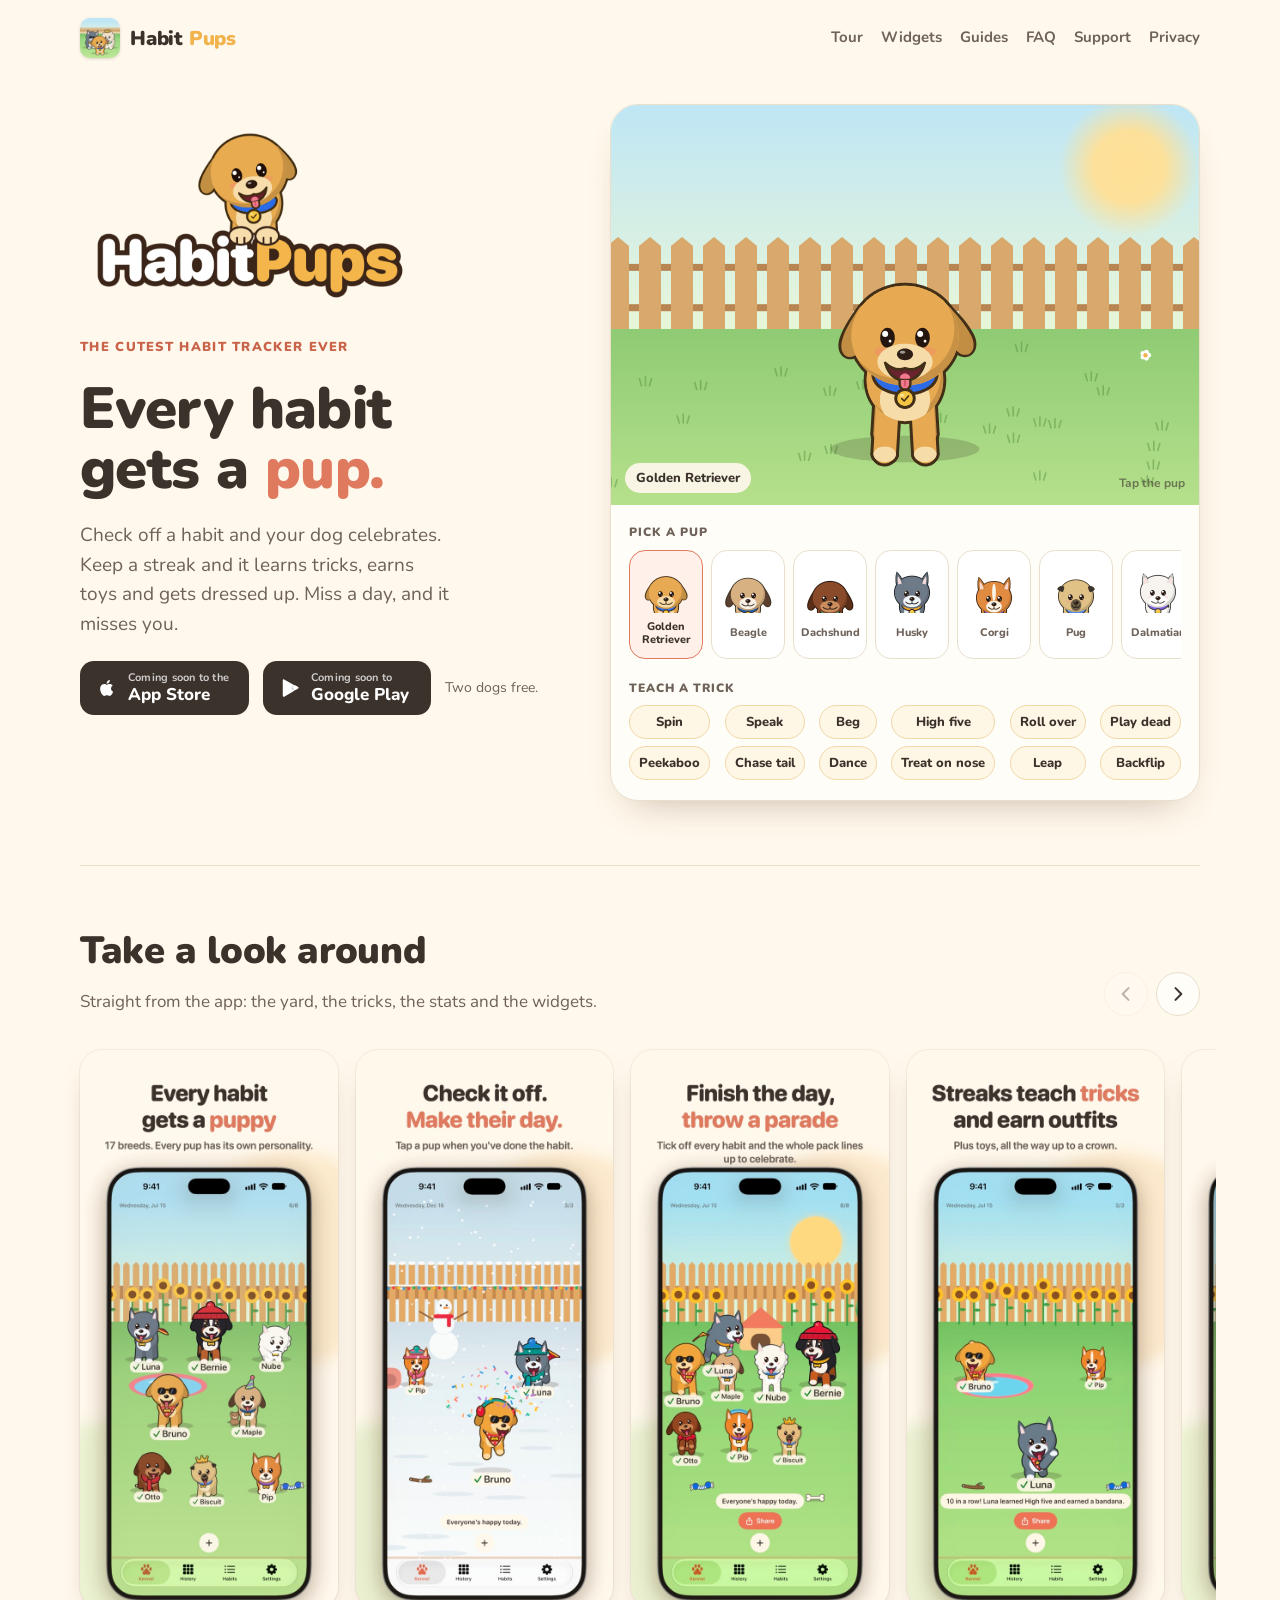
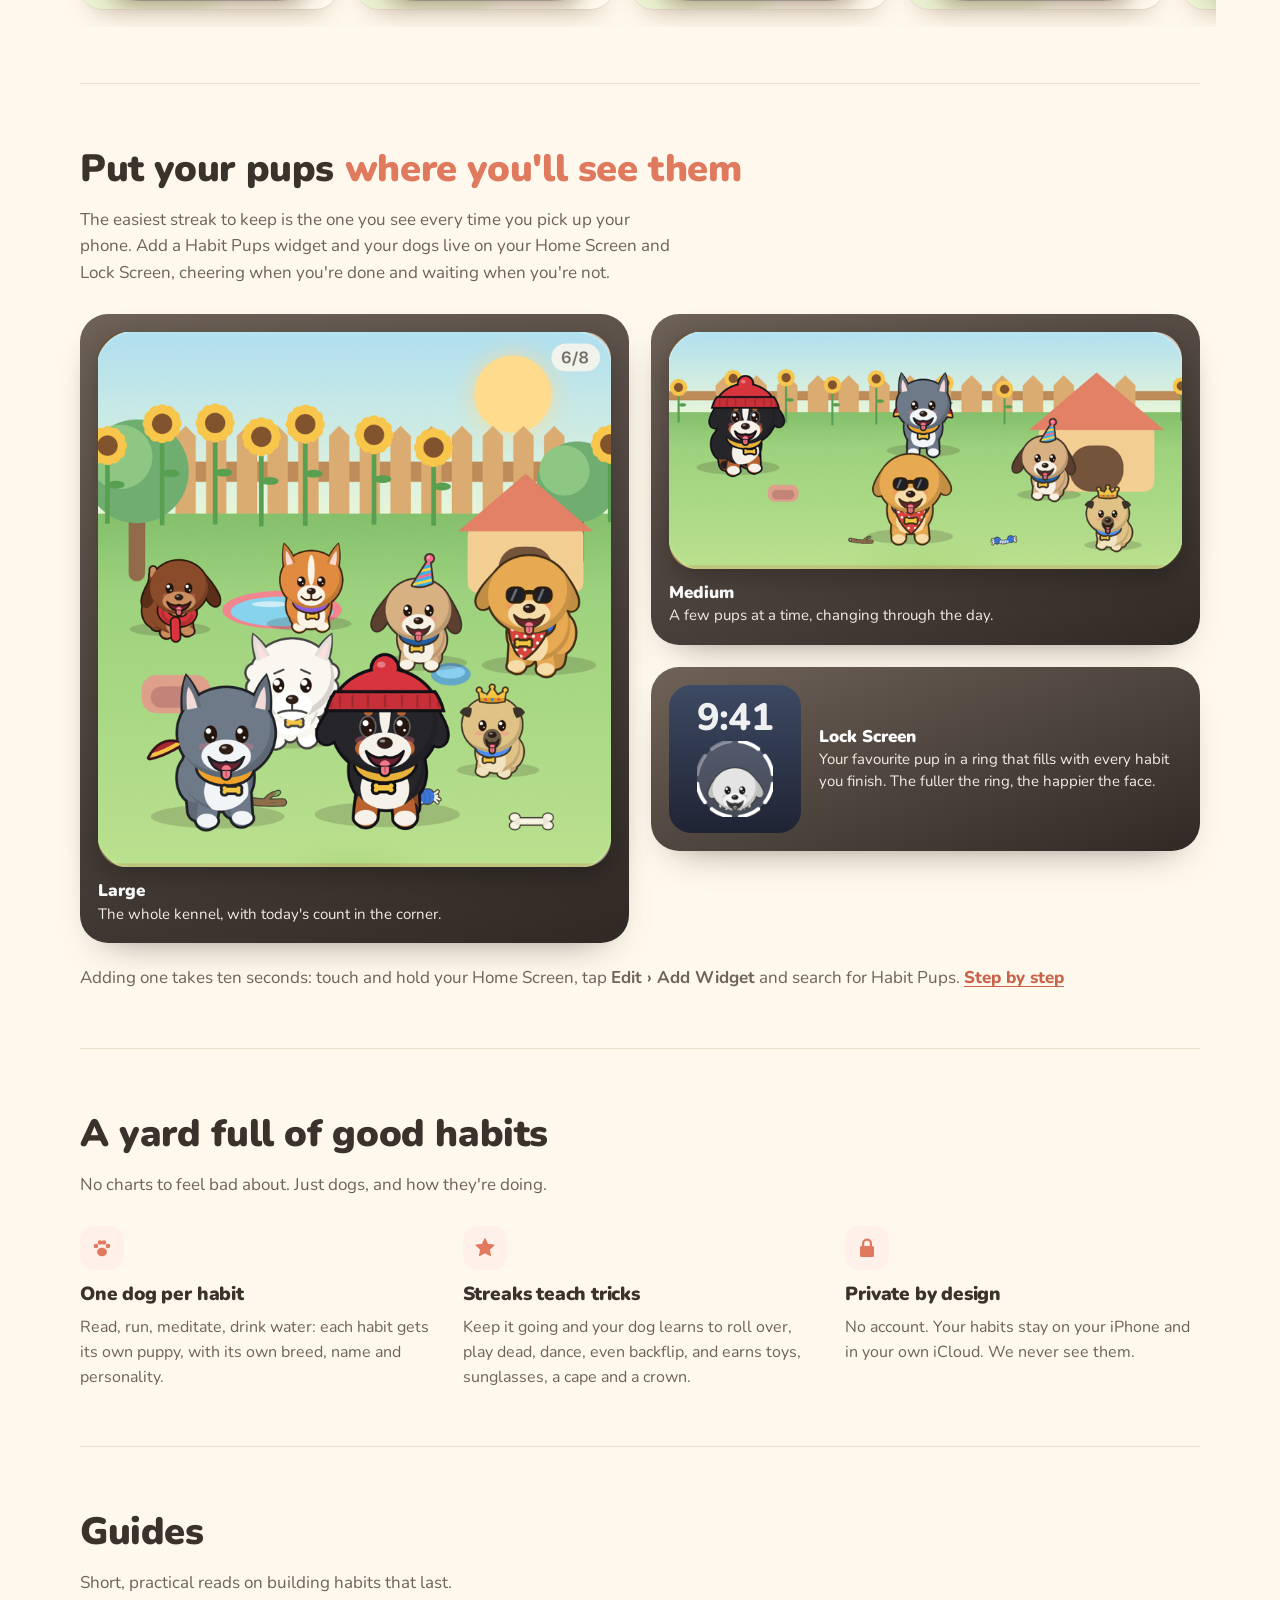
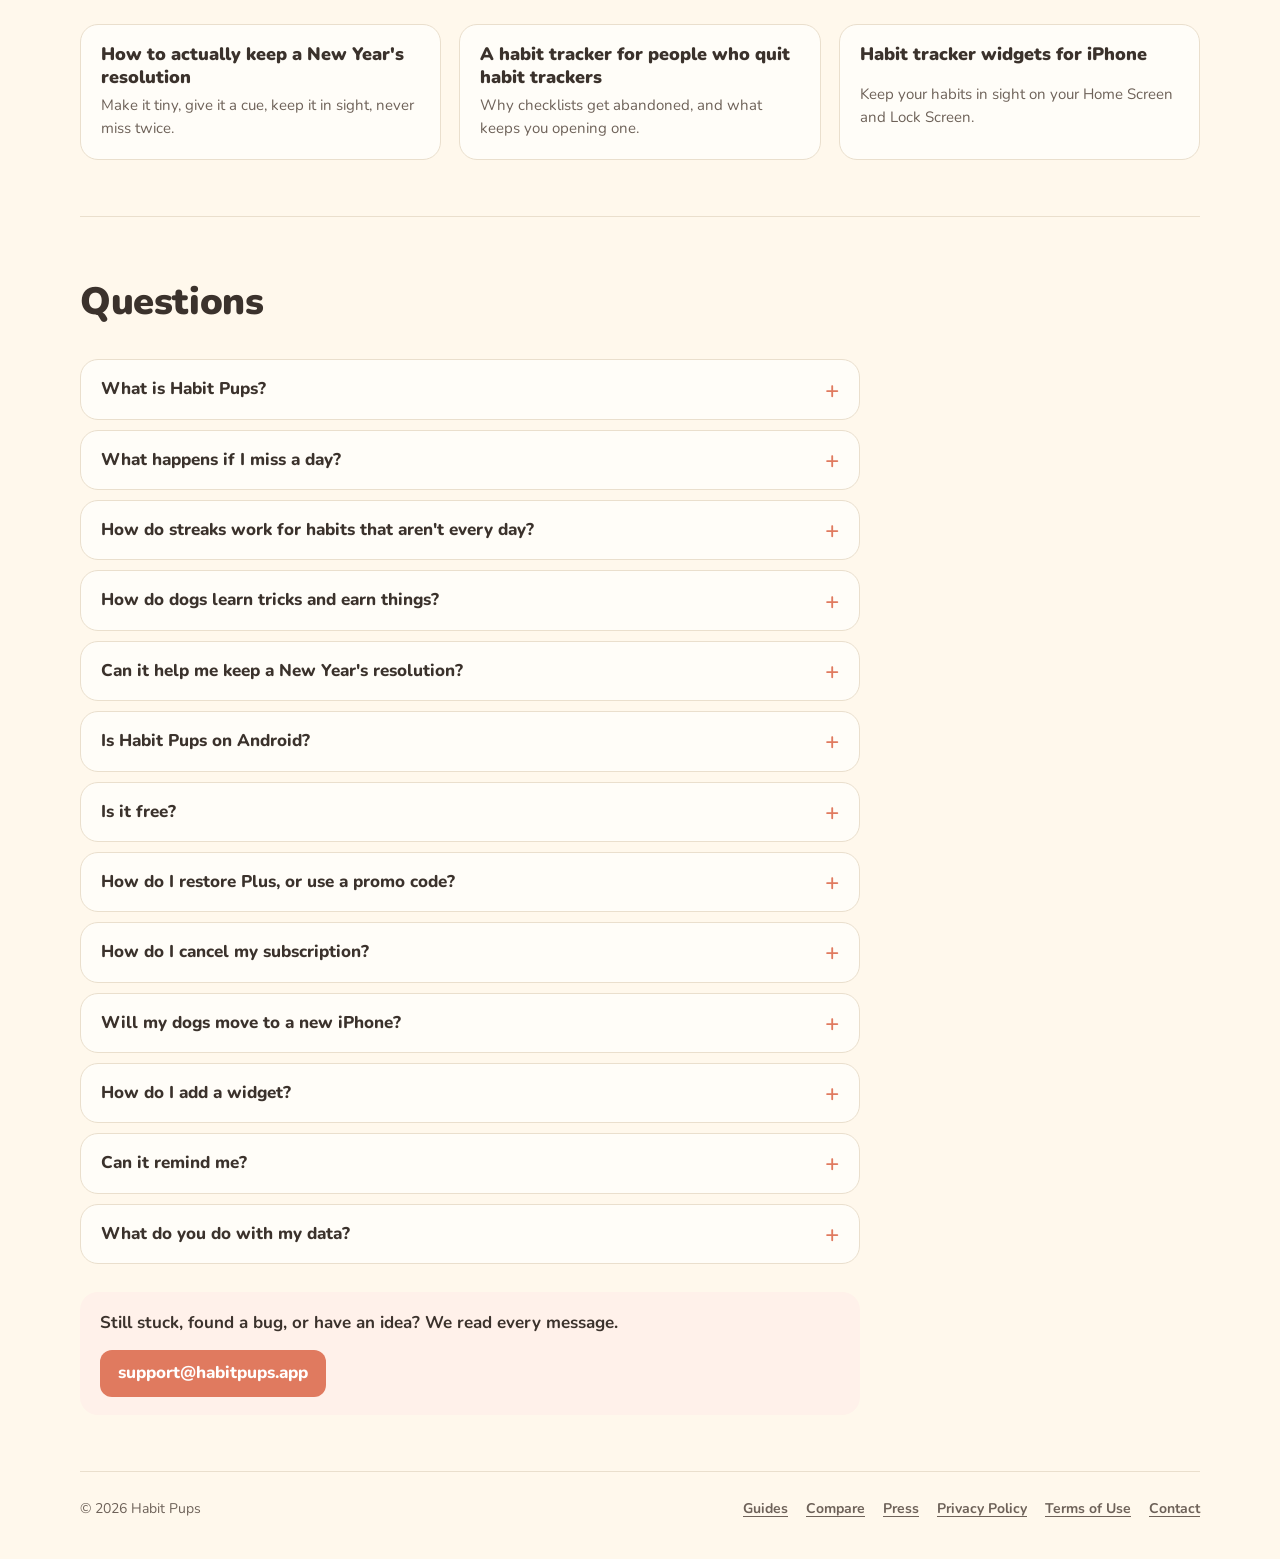
<file: index.html>
<!doctype html>
<html lang="en">
<head>
  <meta charset="utf-8">
  <meta name="viewport" content="width=device-width, initial-scale=1, viewport-fit=cover">
  <title>Habit Pups: the habit tracker where every habit is a puppy</title>
  <meta name="description" content="Habit Pups is a cute habit tracker for iPhone. Every habit gets a puppy that celebrates when you check it off, learns tricks as your streak grows, and lives in Home and Lock Screen widgets. Two dogs free.">
  <link rel="canonical" href="https://habitpups.app/">
  <meta property="og:type" content="website">
  <meta property="og:site_name" content="Habit Pups">
  <meta property="og:title" content="Habit Pups: the habit tracker where every habit is a puppy">
  <meta property="og:description" content="Check off a habit and your dog celebrates. Keep the streak, and it learns tricks. For iPhone.">
  <meta property="og:url" content="https://habitpups.app/">
  <meta property="og:image" content="https://habitpups.app/assets/og-image.jpg">
  <meta property="og:image:width" content="1200">
  <meta property="og:image:height" content="630">
  <meta property="og:image:alt" content="Habit Pups: eight cartoon puppies in a sunny yard, one for each habit">
  <meta name="twitter:card" content="summary_large_image">
  <meta name="theme-color" content="#fff8ec">
  <link rel="icon" href="assets/favicon.png">
  <link rel="apple-touch-icon" href="assets/apple-touch-icon.png">
  <link rel="preconnect" href="https://fonts.googleapis.com">
  <link rel="preconnect" href="https://fonts.gstatic.com" crossorigin>
  <link rel="stylesheet" href="https://fonts.googleapis.com/css2?family=Nunito:wght@600;700;800;900&display=swap">
  <link rel="stylesheet" href="styles.css">
  <script type="application/ld+json">
{
  "@context": "https://schema.org",
  "@type": "MobileApplication",
  "name": "Habit Pups",
  "alternateName": "Habit Pups: Habit Tracker",
  "description": "A habit tracker for iPhone where every habit is a puppy. Check off a habit and your dog celebrates; keep a streak and it learns tricks, earns toys and gets dressed up. Home Screen and Lock Screen widgets keep your habits in view.",
  "operatingSystem": "iOS 17 or later",
  "applicationCategory": "HealthApplication",
  "applicationSubCategory": "Habit tracker",
  "url": "https://habitpups.app/",
  "image": "https://habitpups.app/assets/icon-512.png",
  "screenshot": [
    "https://habitpups.app/assets/screens/01-kennel.jpg",
    "https://habitpups.app/assets/screens/02-check-off.jpg",
    "https://habitpups.app/assets/screens/03-parade.jpg",
    "https://habitpups.app/assets/screens/04-tricks.jpg",
    "https://habitpups.app/assets/screens/08-widget-large.jpg"
  ],
  "featureList": [
    "One puppy per habit, from 17 breeds",
    "Streaks teach 14 tricks and earn 9 toys and outfits",
    "Daily, certain-day or few-times-a-week schedules",
    "A reminder for each habit",
    "Home Screen and Lock Screen widgets",
    "History grid and per-habit stats",
    "iCloud sync, no account, no tracking"
  ],
  "offers": [
    {
      "@type": "Offer",
      "name": "Free, with two dogs",
      "price": "0",
      "priceCurrency": "USD"
    },
    {
      "@type": "Offer",
      "name": "Habit Pups Plus, yearly",
      "price": "9.99",
      "priceCurrency": "USD"
    },
    {
      "@type": "Offer",
      "name": "Habit Pups Plus, monthly",
      "price": "1.99",
      "priceCurrency": "USD"
    }
  ],
  "publisher": {
    "@type": "Organization",
    "name": "Habit Pups",
    "url": "https://habitpups.app/",
    "email": "support@habitpups.app",
    "logo": "https://habitpups.app/assets/icon-512.png"
  }
}
  </script>
  <script type="application/ld+json">
{
  "@context": "https://schema.org",
  "@type": "WebSite",
  "name": "Habit Pups",
  "url": "https://habitpups.app/"
}
  </script>
  <script type="application/ld+json">
{
  "@context": "https://schema.org",
  "@type": "FAQPage",
  "mainEntity": [
    {
      "@type": "Question",
      "name": "What is Habit Pups?",
      "acceptedAnswer": {
        "@type": "Answer",
        "text": "A habit tracker where every habit is a puppy in your yard. When you do the habit, you tap its dog and it celebrates. Do it day after day and the streak teaches it tricks and earns it toys and things to wear. Skip it and the dog gets a little sad, until you're back."
      }
    },
    {
      "@type": "Question",
      "name": "What happens if I miss a day?",
      "acceptedAnswer": {
        "@type": "Answer",
        "text": "Your dog misses you: a day or two and it looks a bit down, longer and it lies about. It never runs away and nothing is lost. One check-off and it perks right back up. Did it, but forgot to tick it before bed? Tap the dog and use Missed yesterday? to log yesterday."
      }
    },
    {
      "@type": "Question",
      "name": "How do streaks work for habits that aren't every day?",
      "acceptedAnswer": {
        "@type": "Answer",
        "text": "Each habit can be every day, certain days (say, weekdays), or a few times a week. Days the habit doesn't ask for are rest days: they never break a streak. For a few-times-a-week habit, the streak counts the times in a row you've hit it."
      }
    },
    {
      "@type": "Question",
      "name": "How do dogs learn tricks and earn things?",
      "acceptedAnswer": {
        "@type": "Answer",
        "text": "Every dog knows two tricks to start with and learns a new one at streaks of 3, 7, 10, 14 days and on, up to backflips for the very committed. Toys and outfits come with streaks too: a frisbee at 5 days, a bandana at 10, sunglasses at 45, a cape at 100 and a golden crown at a full year. A broken streak never takes anything away."
      }
    },
    {
      "@type": "Question",
      "name": "Can it help me keep a New Year's resolution?",
      "acceptedAnswer": {
        "@type": "Answer",
        "text": "Yes, that's a great use for it. Turn the resolution into one small action (\"read 10 pages\", \"a 10 minute walk\"), give it its own puppy and a reminder, and put the Lock Screen widget where you'll see it. Your pup learns its first new trick at a 3-day streak and keeps learning for a year. There's more in our guide to keeping a New Year's resolution."
      }
    },
    {
      "@type": "Question",
      "name": "Is Habit Pups on Android?",
      "acceptedAnswer": {
        "@type": "Answer",
        "text": "Coming soon. Habit Pups launches first on iPhone (iOS 17 or later), where your kennel also syncs to an iPad signed in to the same Apple ID. An Android version is on the way to Google Play."
      }
    },
    {
      "@type": "Question",
      "name": "Is it free?",
      "acceptedAnswer": {
        "@type": "Answer",
        "text": "Two dogs are free, with everything: tricks, toys, outfits, widgets and sharing. Habit Pups Plus makes room for up to 10 dogs, for $9.99 a year or $1.99 a month (prices may vary by country). Cancel any time; your dogs and their history are never lost."
      }
    },
    {
      "@type": "Question",
      "name": "How do I restore Plus, or use a promo code?",
      "acceptedAnswer": {
        "@type": "Answer",
        "text": "In the app, go to Settings › Habit Pups Plus and tap Restore purchases (sign in with the Apple ID you bought it with) or Redeem code. Codes also work in the App Store app: tap your profile picture, then Redeem Gift Card or Code."
      }
    },
    {
      "@type": "Question",
      "name": "How do I cancel my subscription?",
      "acceptedAnswer": {
        "@type": "Answer",
        "text": "Subscriptions are handled by Apple. On your iPhone, open Settings, tap your name, then Subscriptions, and pick Habit Pups. You can also get there from Settings › Habit Pups Plus › Manage subscription in the app."
      }
    },
    {
      "@type": "Question",
      "name": "Will my dogs move to a new iPhone?",
      "acceptedAnswer": {
        "@type": "Answer",
        "text": "Yes. Your kennel syncs through your own iCloud, so sign in with the same Apple ID and your dogs and their history come with you. It also keeps an iPhone and an iPad in step. You can check it's on in the app under Settings › Data."
      }
    },
    {
      "@type": "Question",
      "name": "How do I add a widget?",
      "acceptedAnswer": {
        "@type": "Answer",
        "text": "Home Screen: touch and hold an empty spot until the apps jiggle, tap Edit › Add Widget, search for Habit Pups and pick a size. Lock Screen: touch and hold the Lock Screen, tap Customize › Lock Screen, tap the space under the clock and pick Habit Pups. The round one shows a dog of your choice, in a ring that fills as the day's habits get done."
      }
    },
    {
      "@type": "Question",
      "name": "Can it remind me?",
      "acceptedAnswer": {
        "@type": "Answer",
        "text": "Yes, two ways. An evening nudge (Settings › Reminder) goes out only if a dog is still waiting, and each habit can have its own reminder at a time you choose. Do the habit early and that day's reminder stays quiet."
      }
    },
    {
      "@type": "Question",
      "name": "What do you do with my data?",
      "acceptedAnswer": {
        "@type": "Answer",
        "text": "Nothing: we never see it. There are no accounts, no ads and no tracking. Your habits live on your device and in your own iCloud. Read the privacy policy. To delete everything, go to Settings › Data › Reset everything in the app. To take a copy first, use Export data."
      }
    }
  ]
}
  </script>
</head>
<body>
  <div class="wrap">
    <header class="top">
      <a class="brand" href="./">
        <img src="assets/apple-touch-icon.png" alt="">
        <span>Habit <b>Pups</b></span>
      </a>
      <nav aria-label="Site">
        <a href="#screens">Tour</a>
        <a href="#widgets">Widgets</a>
        <a href="guides/">Guides</a>
        <a href="#faq">FAQ</a>
        <a href="#support">Support</a>
        <a href="privacy.html">Privacy</a>
      </nav>
    </header>

    <main>
      <section class="hero">
        <div class="hero-copy">
          <img class="logo" src="assets/logo.png" alt="Habit Pups">
          <p class="eyebrow">The cutest habit tracker ever</p>
          <h1>Every habit gets a <em>pup.</em></h1>
          <p class="lede">Check off a habit and your dog celebrates. Keep a streak and it learns tricks, earns toys and gets dressed up. Miss a day, and it misses you.</p>
          <div class="cta-row">
            <!-- When the app is live: set href to its App Store link and remove aria-disabled. -->
            <a class="store" href="#" aria-disabled="true">
              <svg viewBox="0 0 24 24" aria-hidden="true"><path d="M16.37 12.6c-.02-2.2 1.8-3.26 1.88-3.31-1.03-1.5-2.62-1.7-3.18-1.73-1.35-.14-2.64.8-3.33.8-.69 0-1.74-.78-2.87-.76-1.47.02-2.84.86-3.6 2.18-1.54 2.66-.39 6.6 1.1 8.76.73 1.06 1.6 2.24 2.73 2.2 1.1-.05 1.51-.71 2.84-.71 1.32 0 1.7.71 2.86.69 1.18-.02 1.93-1.07 2.65-2.13.84-1.22 1.18-2.41 1.2-2.47-.03-.01-2.3-.88-2.32-3.52zM14.2 6.13c.6-.73 1-1.73.9-2.74-.87.04-1.92.58-2.54 1.3-.56.64-1.05 1.67-.92 2.66.97.07 1.96-.49 2.56-1.22z"/></svg>
              <span><small>Coming soon to the</small>App Store</span>
            </a>
            <!-- The Android version: set href and remove aria-disabled when it's on Google Play. -->
            <a class="store" href="#" aria-disabled="true">
              <svg viewBox="0 0 24 24" aria-hidden="true"><path d="M4.6 2.4c-.3.3-.5.8-.5 1.4v16.4c0 .6.2 1.1.5 1.4l.1.1 9.2-9.2v-.2L4.7 2.3l-.1.1zm12.3 12.4-3-3v-.2l3-3h.1l3.6 2c1 .6 1 1.5 0 2.1l-3.6 2.1h-.1zm-.1.1L13.7 12l-9.1 9.1c.3.4.9.4 1.5.1l10.7-6.1M16.8 9.1 6.1 3c-.6-.4-1.2-.3-1.5.1l9.1 9.1 3.1-3.1z"/></svg>
              <span><small>Coming soon to</small>Google Play</span>
            </a>
            <span class="price-note">Two dogs free.</span>
          </div>
        </div>

        <div class="studio" aria-label="Meet the pups: pick a breed and teach it a trick">
          <div class="yard" id="yard">
            <canvas id="yard-bg" aria-hidden="true"></canvas>
            <canvas id="yard-dog" role="img" aria-label="A golden retriever puppy, wagging its tail"></canvas>
            <div class="tag" id="breed-tag">Golden Retriever</div>
            <div class="hint">Tap the pup</div>
          </div>
          <div class="controls">
            <div class="group">
              <h3 id="breed-label">Pick a pup</h3>
              <div class="breeds" id="breeds" role="group" aria-labelledby="breed-label"></div>
            </div>
            <div class="group">
              <h3 id="trick-label">Teach a trick</h3>
              <div class="chips tricks" id="tricks" role="group" aria-labelledby="trick-label"></div>
            </div>
          </div>
        </div>
      </section>

      <section class="section" id="screens" aria-labelledby="screens-title">
        <div class="section-head with-nav">
          <div>
            <h2 id="screens-title">Take a look around</h2>
            <p>Straight from the app: the yard, the tricks, the stats and the widgets.</p>
          </div>
          <div class="reel-nav">
            <button type="button" class="reel-btn" data-dir="-1" aria-label="Previous screenshots" disabled>
              <svg viewBox="0 0 24 24" aria-hidden="true"><path d="M15 5l-7 7 7 7"/></svg>
            </button>
            <button type="button" class="reel-btn" data-dir="1" aria-label="Next screenshots">
              <svg viewBox="0 0 24 24" aria-hidden="true"><path d="M9 5l7 7-7 7"/></svg>
            </button>
          </div>
        </div>
        <ul class="reel" id="reel" tabindex="0" aria-label="App screenshots">
            <li><img src="assets/screens/01-kennel.jpg" width="600" height="1303" loading="eager" alt="Every habit gets a puppy: eight dogs in the summer yard"></li>
            <li><img src="assets/screens/02-check-off.jpg" width="600" height="1303" loading="eager" alt="Check it off: Bruno leaps for joy in a burst of confetti"></li>
            <li><img src="assets/screens/03-parade.jpg" width="600" height="1303" loading="eager" alt="Finish the day, throw a parade: all eight dogs line up in front of the kennel"></li>
            <li><img src="assets/screens/04-tricks.jpg" width="600" height="1303" loading="lazy" alt="Streaks teach tricks: Luna learns High five and earns a bandana"></li>
            <li><img src="assets/screens/05-notice.jpg" width="600" height="1303" loading="lazy" alt="They notice when you skip: Nube missed you yesterday"></li>
            <li><img src="assets/screens/06-history.jpg" width="600" height="1303" loading="lazy" alt="Every day at a glance: the History tab"></li>
            <li><img src="assets/screens/07-stats.jpg" width="600" height="1303" loading="lazy" alt="Honest stats for every habit: Bruno's grid and streak"></li>
            <li><img src="assets/screens/08-widget-large.jpg" width="600" height="1303" loading="lazy" alt="The large widget: the whole kennel on your Home Screen"></li>
            <li><img src="assets/screens/09-widget-medium.jpg" width="600" height="1303" loading="lazy" alt="The medium widget: a few pups, always in view"></li>
            <li><img src="assets/screens/10-schedules.jpg" width="600" height="1303" loading="lazy" alt="Any schedule, gentle reminders: Luna's weekday runs at 6:45"></li>
        </ul>
      </section>

      <section class="section widgets" id="widgets" aria-labelledby="widgets-title">
        <div class="section-head">
          <h2 id="widgets-title">Put your pups <em>where you'll see them</em></h2>
          <p>The easiest streak to keep is the one you see every time you pick up your phone. Add a Habit Pups widget and your dogs live on your Home Screen and Lock Screen, cheering when you're done and waiting when you're not.</p>
        </div>
        <div class="widget-grid">
          <figure class="widget-card big">
            <img src="assets/widgets/large.png" width="720" height="751" loading="lazy" alt="The large Habit Pups widget: eight dogs in a sunny yard, 6 of 8 done today">
            <figcaption><strong>Large</strong> The whole kennel, with today's count in the corner.</figcaption>
          </figure>
          <div class="widget-stack">
            <figure class="widget-card">
              <img src="assets/widgets/medium.png" width="720" height="332" loading="lazy" alt="The medium Habit Pups widget: five happy dogs by the kennel">
              <figcaption><strong>Medium</strong> A few pups at a time, changing through the day.</figcaption>
            </figure>
            <figure class="widget-card lock">
              <div class="lock-tile" aria-hidden="true">
                <span class="lock-time">9:41</span>
                <img src="assets/widgets/lock.png" width="380" height="380" loading="lazy" alt="">
              </div>
              <figcaption><strong>Lock Screen</strong> Your favourite pup in a ring that fills with every habit you finish. The fuller the ring, the happier the face.</figcaption>
            </figure>
          </div>
        </div>
        <p class="widget-how">Adding one takes ten seconds: touch and hold your Home Screen, tap <strong>Edit › Add Widget</strong> and search for Habit Pups. <a href="#faq-widgets">Step by step</a></p>
      </section>

      <section class="section" aria-labelledby="how-title">
        <div class="section-head">
          <h2 id="how-title">A yard full of good habits</h2>
          <p>No charts to feel bad about. Just dogs, and how they're doing.</p>
        </div>
        <div class="points">
          <div class="point">
            <div class="icon" aria-hidden="true"><svg viewBox="0 0 24 24"><ellipse cx="12" cy="16" rx="5" ry="4.2"/><circle cx="6" cy="10" r="2.3"/><circle cx="10" cy="6.5" r="2.3"/><circle cx="14" cy="6.5" r="2.3"/><circle cx="18" cy="10" r="2.3"/></svg></div>
            <h3>One dog per habit</h3>
            <p>Read, run, meditate, drink water: each habit gets its own puppy, with its own breed, name and personality.</p>
          </div>
          <div class="point">
            <div class="icon" aria-hidden="true"><svg viewBox="0 0 24 24"><path d="M12 2.8l2.7 5.6 6.1.8-4.5 4.2 1.1 6.1L12 16.6l-5.4 2.9 1.1-6.1-4.5-4.2 6.1-.8z" stroke="currentColor" stroke-width="1.2" stroke-linejoin="round"/></svg></div>
            <h3>Streaks teach tricks</h3>
            <p>Keep it going and your dog learns to roll over, play dead, dance, even backflip, and earns toys, sunglasses, a cape and a crown.</p>
          </div>
          <div class="point">
            <div class="icon" aria-hidden="true"><svg viewBox="0 0 24 24"><path d="M7 10V7.5a5 5 0 0 1 10 0V10h.5A1.5 1.5 0 0 1 19 11.5v8A1.5 1.5 0 0 1 17.5 21h-11A1.5 1.5 0 0 1 5 19.5v-8A1.5 1.5 0 0 1 6.5 10zm2.2 0h5.6V7.5a2.8 2.8 0 0 0-5.6 0z"/></svg></div>
            <h3>Private by design</h3>
            <p>No account. Your habits stay on your iPhone and in your own iCloud. We never see them.</p>
          </div>
        </div>
      </section>

      <section class="section" aria-labelledby="guides-title">
        <div class="section-head">
          <h2 id="guides-title">Guides</h2>
          <p>Short, practical reads on building habits that last.</p>
        </div>
        <ul class="guide-list cols">
          <li><a href="guides/new-years-resolutions/"><strong>How to actually keep a New Year's resolution</strong><span>Make it tiny, give it a cue, keep it in sight, never miss twice.</span></a></li>
          <li><a href="guides/habit-tracker-you-will-stick-with/"><strong>A habit tracker for people who quit habit trackers</strong><span>Why checklists get abandoned, and what keeps you opening one.</span></a></li>
          <li><a href="guides/iphone-habit-tracker-widgets/"><strong>Habit tracker widgets for iPhone</strong><span>Keep your habits in sight on your Home Screen and Lock Screen.</span></a></li>
        </ul>
      </section>

      <section class="section" id="faq" aria-labelledby="faq-title">
        <div class="section-head">
          <h2 id="faq-title">Questions</h2>
        </div>
        <div class="faq">
          <details>
            <summary>What is Habit Pups?</summary>
            <div class="answer">
              <p>A habit tracker where every habit is a puppy in your yard. When you do the habit, you tap its dog and it celebrates. Do it day after day and the streak teaches it tricks and earns it toys and things to wear. Skip it and the dog gets a little sad, until you're back.</p>
            </div>
          </details>
          <details>
            <summary>What happens if I miss a day?</summary>
            <div class="answer">
              <p>Your dog misses you: a day or two and it looks a bit down, longer and it lies about. It never runs away and nothing is lost. One check-off and it perks right back up.</p>
              <p>Did it, but forgot to tick it before bed? Tap the dog and use <strong>Missed yesterday?</strong> to log yesterday.</p>
            </div>
          </details>
          <details>
            <summary>How do streaks work for habits that aren't every day?</summary>
            <div class="answer">
              <p>Each habit can be every day, certain days (say, weekdays), or a few times a week. Days the habit doesn't ask for are rest days: they never break a streak. For a few-times-a-week habit, the streak counts the times in a row you've hit it.</p>
            </div>
          </details>
          <details>
            <summary>How do dogs learn tricks and earn things?</summary>
            <div class="answer">
              <p>Every dog knows two tricks to start with and learns a new one at streaks of 3, 7, 10, 14 days and on, up to backflips for the very committed. Toys and outfits come with streaks too: a frisbee at 5 days, a bandana at 10, sunglasses at 45, a cape at 100 and a golden crown at a full year. A broken streak never takes anything away.</p>
            </div>
          </details>
          <details>
            <summary>Can it help me keep a New Year's resolution?</summary>
            <div class="answer">
              <p>Yes, that's a great use for it. Turn the resolution into one small action ("read 10 pages", "a 10 minute walk"), give it its own puppy and a reminder, and put the Lock Screen widget where you'll see it. Your pup learns its first new trick at a 3-day streak and keeps learning for a year. There's more in our guide to <a href="guides/new-years-resolutions/">keeping a New Year's resolution</a>.</p>
            </div>
          </details>
          <details>
            <summary>Is Habit Pups on Android?</summary>
            <div class="answer">
              <p>Coming soon. Habit Pups launches first on iPhone (iOS 17 or later), where your kennel also syncs to an iPad signed in to the same Apple ID. An Android version is on the way to Google Play.</p>
            </div>
          </details>
          <details>
            <summary>Is it free?</summary>
            <div class="answer">
              <p>Two dogs are free, with everything: tricks, toys, outfits, widgets and sharing. <strong>Habit Pups Plus</strong> makes room for up to 10 dogs, for $9.99 a year or $1.99 a month (prices may vary by country). Cancel any time; your dogs and their history are never lost.</p>
            </div>
          </details>
          <details>
            <summary>How do I restore Plus, or use a promo code?</summary>
            <div class="answer">
              <p>In the app, go to <strong>Settings › Habit Pups Plus</strong> and tap <strong>Restore purchases</strong> (sign in with the Apple ID you bought it with) or <strong>Redeem code</strong>. Codes also work in the App Store app: tap your profile picture, then <strong>Redeem Gift Card or Code</strong>.</p>
            </div>
          </details>
          <details>
            <summary>How do I cancel my subscription?</summary>
            <div class="answer">
              <p>Subscriptions are handled by Apple. On your iPhone, open <strong>Settings</strong>, tap your name, then <strong>Subscriptions</strong>, and pick Habit Pups. You can also get there from <strong>Settings › Habit Pups Plus › Manage subscription</strong> in the app.</p>
            </div>
          </details>
          <details>
            <summary>Will my dogs move to a new iPhone?</summary>
            <div class="answer">
              <p>Yes. Your kennel syncs through your own iCloud, so sign in with the same Apple ID and your dogs and their history come with you. It also keeps an iPhone and an iPad in step. You can check it's on in the app under <strong>Settings › Data</strong>.</p>
            </div>
          </details>
          <details id="faq-widgets">
            <summary>How do I add a widget?</summary>
            <div class="answer">
              <p><strong>Home Screen:</strong> touch and hold an empty spot until the apps jiggle, tap <strong>Edit › Add Widget</strong>, search for Habit Pups and pick a size.</p>
              <p><strong>Lock Screen:</strong> touch and hold the Lock Screen, tap <strong>Customize › Lock Screen</strong>, tap the space under the clock and pick Habit Pups. The round one shows a dog of your choice, in a ring that fills as the day's habits get done.</p>
            </div>
          </details>
          <details>
            <summary>Can it remind me?</summary>
            <div class="answer">
              <p>Yes, two ways. An evening nudge (Settings › Reminder) goes out only if a dog is still waiting, and each habit can have its own reminder at a time you choose. Do the habit early and that day's reminder stays quiet.</p>
            </div>
          </details>
          <details>
            <summary>What do you do with my data?</summary>
            <div class="answer">
              <p>Nothing: we never see it. There are no accounts, no ads and no tracking. Your habits live on your device and in your own iCloud. <a href="privacy.html">Read the privacy policy</a>.</p>
              <p>To delete everything, go to <strong>Settings › Data › Reset everything</strong> in the app. To take a copy first, use <strong>Export data</strong>.</p>
            </div>
          </details>
        </div>

        <div class="contact" id="support">
          <p>Still stuck, found a bug, or have an idea? We read every message.</p>
          <!-- Support address: also in the app (SupportMail.address). -->
          <a class="mail" href="mailto:support@habitpups.app">support@habitpups.app</a>
        </div>
      </section>
    </main>

    <footer>
      <span>© 2026 Habit Pups</span>
      <nav aria-label="More">
        <a href="guides/">Guides</a>
        <a href="compare/">Compare</a>
        <a href="press/">Press</a>
        <a href="privacy.html">Privacy Policy</a>
        <a href="https://www.apple.com/legal/internet-services/itunes/dev/stdeula/">Terms of Use</a>
        <a href="mailto:support@habitpups.app">Contact</a>
      </nav>
    </footer>
  </div>

  <script src="js/pup/gfx.js"></script>
  <script src="js/pup/rig.js"></script>
  <script src="js/pup/data.js"></script>
  <script src="js/pup/head.js"></script>
  <script src="js/pup/body.js"></script>
  <script src="js/pup/renderer.js"></script>
  <script src="js/pup/motion.js"></script>
  <script src="js/site.js"></script>
</body>
</html>
</file>
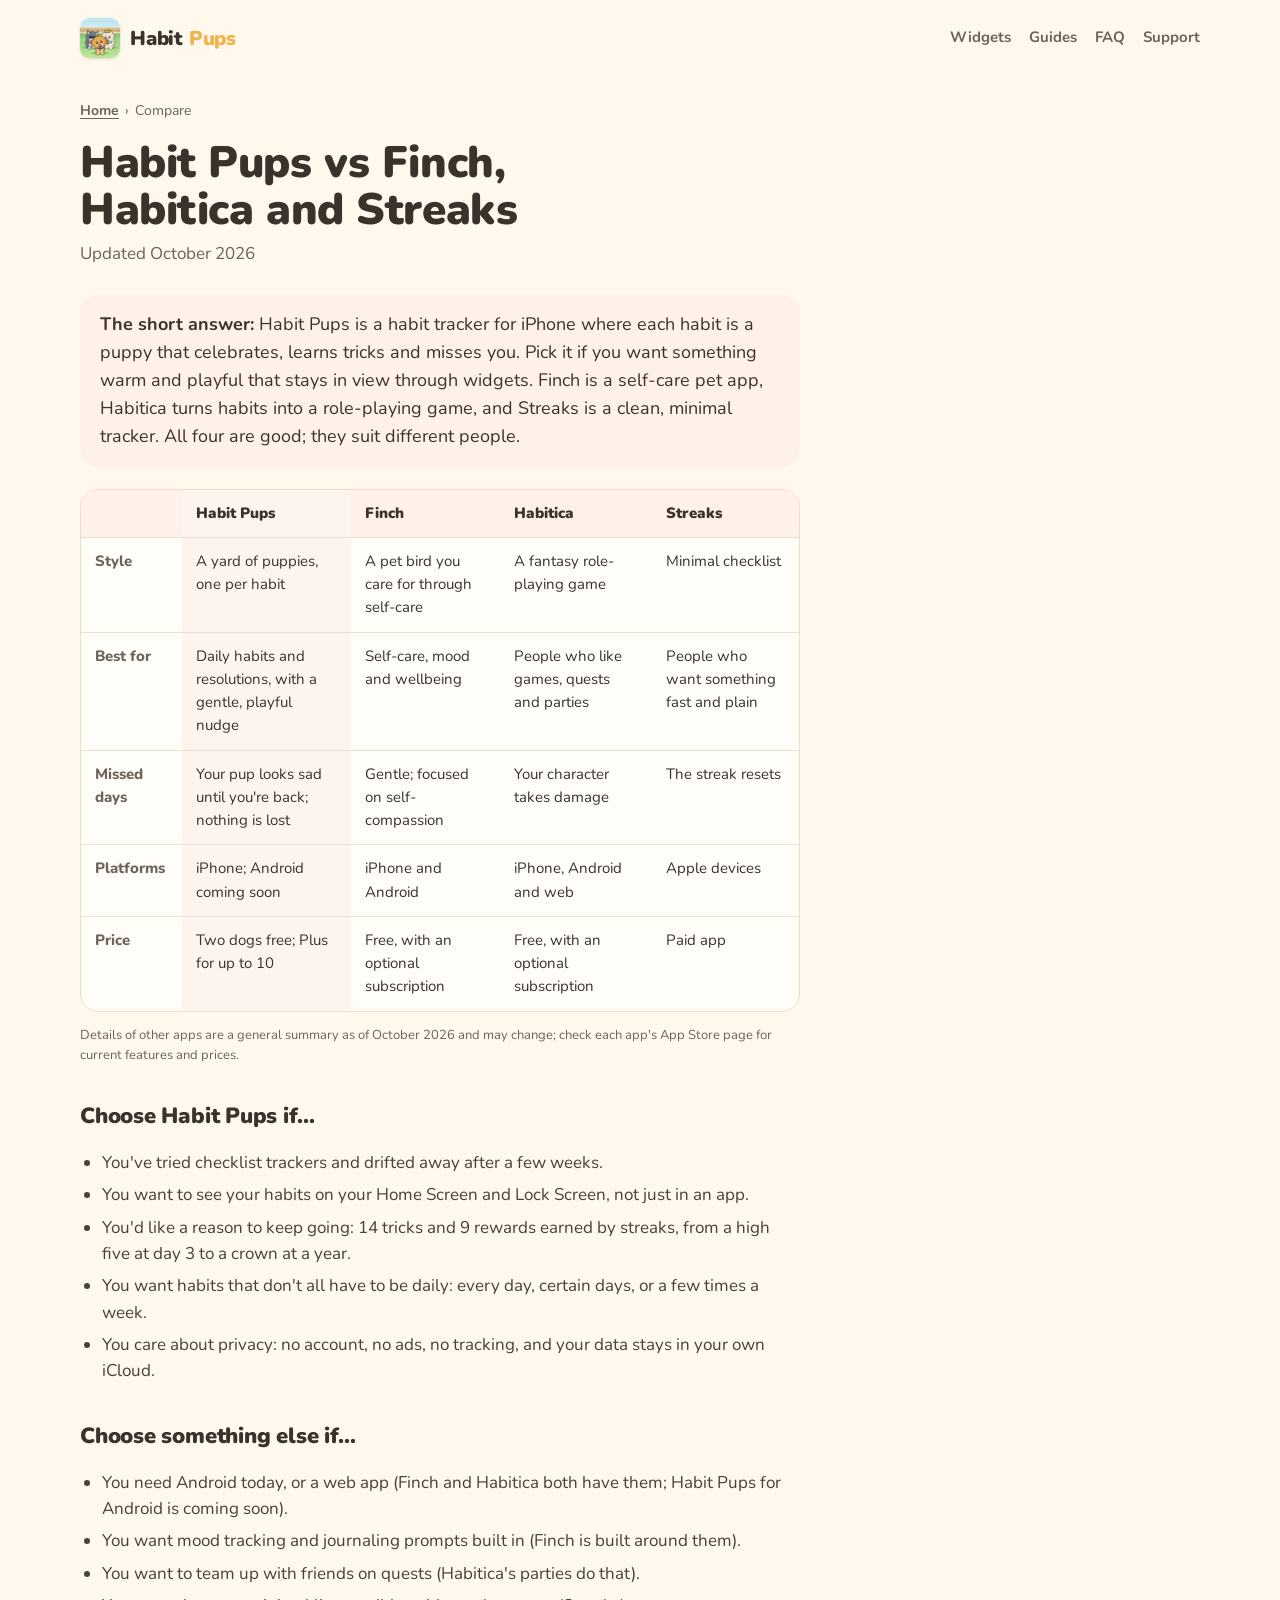
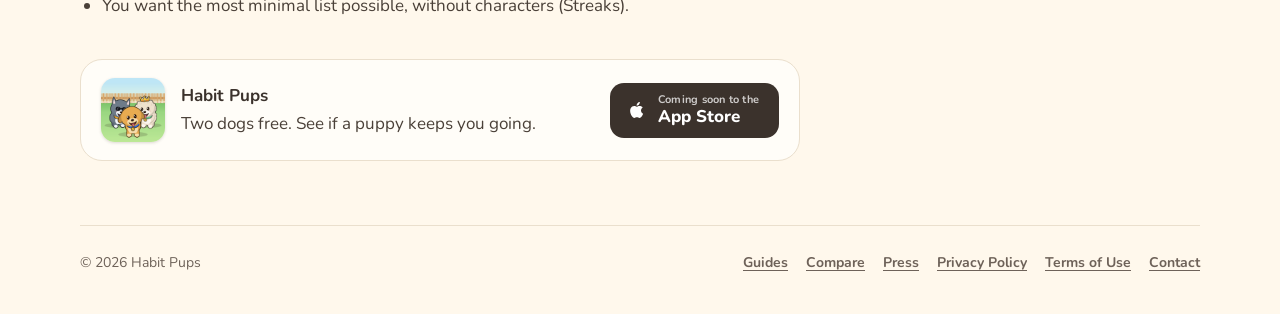
<file: compare/index.html>
<!doctype html>
<html lang="en">
<head>
  <meta charset="utf-8">
  <meta name="viewport" content="width=device-width, initial-scale=1, viewport-fit=cover">
  <title>Habit Pups vs Finch, Habitica and Streaks: which habit app suits you? | Habit Pups</title>
  <meta name="description" content="How Habit Pups compares with other popular habit apps: Finch, Habitica and Streaks. What each does best and who it suits.">
  <link rel="canonical" href="https://habitpups.app/compare/">
  <meta property="og:type" content="article">
  <meta property="og:site_name" content="Habit Pups">
  <meta property="og:title" content="Habit Pups vs Finch, Habitica and Streaks: which habit app suits you? | Habit Pups">
  <meta property="og:description" content="How Habit Pups compares with other popular habit apps: Finch, Habitica and Streaks. What each does best and who it suits.">
  <meta property="og:url" content="https://habitpups.app/compare/">
  <meta property="og:image" content="https://habitpups.app/assets/og-image.jpg">
  <meta name="twitter:card" content="summary_large_image">
  <meta name="theme-color" content="#fff8ec">
  <link rel="icon" href="/assets/favicon.png">
  <link rel="apple-touch-icon" href="/assets/apple-touch-icon.png">
  <link rel="preconnect" href="https://fonts.googleapis.com">
  <link rel="preconnect" href="https://fonts.gstatic.com" crossorigin>
  <link rel="stylesheet" href="https://fonts.googleapis.com/css2?family=Nunito:wght@600;700;800;900&display=swap">
  <link rel="stylesheet" href="/styles.css">
  <script type="application/ld+json">
{
  "@context": "https://schema.org",
  "@type": "BreadcrumbList",
  "itemListElement": [
    {
      "@type": "ListItem",
      "position": 1,
      "name": "Home",
      "item": "https://habitpups.app/"
    },
    {
      "@type": "ListItem",
      "position": 2,
      "name": "Compare",
      "item": "https://habitpups.app/compare/"
    }
  ]
}
  </script>
  <script type="application/ld+json">
{
  "@context": "https://schema.org",
  "@type": "Article",
  "headline": "Habit Pups vs Finch, Habitica and Streaks",
  "description": "How Habit Pups compares with other popular habit apps: Finch, Habitica and Streaks. What each does best and who it suits.",
  "url": "https://habitpups.app/compare/",
  "image": "https://habitpups.app/assets/og-image.jpg",
  "datePublished": "2026-10-14",
  "dateModified": "2026-10-14",
  "author": {
    "@type": "Organization",
    "name": "Habit Pups",
    "url": "https://habitpups.app/"
  },
  "publisher": {
    "@type": "Organization",
    "name": "Habit Pups",
    "url": "https://habitpups.app/",
    "logo": "https://habitpups.app/assets/icon-512.png"
  }
}
  </script>
</head>
<body>
  <div class="wrap">
    <header class="top">
      <a class="brand" href="/">
        <img src="/assets/apple-touch-icon.png" alt="">
        <span>Habit <b>Pups</b></span>
      </a>
      <nav aria-label="Site">
        <a href="/#widgets">Widgets</a>
        <a href="/guides/">Guides</a>
        <a href="/#faq">FAQ</a>
        <a href="/#support">Support</a>
      </nav>
    </header>

    <main class="doc article">
      <nav class="crumbs" aria-label="Breadcrumb"><a href="/">Home</a> <span aria-hidden="true">›</span> <span aria-current="page">Compare</span></nav>
      <h1>Habit Pups vs Finch, Habitica and Streaks</h1>
      <p class="meta">Updated October 2026</p>
      <p class="answer-first"><strong>The short answer:</strong> Habit Pups is a habit tracker for iPhone where each habit is a puppy that celebrates, learns tricks and misses you. Pick it if you want something warm and playful that stays in view through widgets. Finch is a self-care pet app, Habitica turns habits into a role-playing game, and Streaks is a clean, minimal tracker. All four are good; they suit different people.</p>

      <div class="table-wrap">
        <table>
          <thead><tr><th scope="col"></th><th scope="col">Habit Pups</th><th scope="col">Finch</th><th scope="col">Habitica</th><th scope="col">Streaks</th></tr></thead>
          <tbody>
            <tr><th scope="row">Style</th><td>A yard of puppies, one per habit</td><td>A pet bird you care for through self-care</td><td>A fantasy role-playing game</td><td>Minimal checklist</td></tr>
            <tr><th scope="row">Best for</th><td>Daily habits and resolutions, with a gentle, playful nudge</td><td>Self-care, mood and wellbeing</td><td>People who like games, quests and parties</td><td>People who want something fast and plain</td></tr>
            <tr><th scope="row">Missed days</th><td>Your pup looks sad until you're back; nothing is lost</td><td>Gentle; focused on self-compassion</td><td>Your character takes damage</td><td>The streak resets</td></tr>
            <tr><th scope="row">Platforms</th><td>iPhone; Android coming soon</td><td>iPhone and Android</td><td>iPhone, Android and web</td><td>Apple devices</td></tr>
            <tr><th scope="row">Price</th><td>Two dogs free; Plus for up to 10</td><td>Free, with an optional subscription</td><td>Free, with an optional subscription</td><td>Paid app</td></tr>
          </tbody>
        </table>
      </div>
      <p class="fine">Details of other apps are a general summary as of October 2026 and may change; check each app's App Store page for current features and prices.</p>

      <h2>Choose Habit Pups if…</h2>
      <ul>
        <li>You've tried checklist trackers and drifted away after a few weeks.</li>
        <li>You want to see your habits on your Home Screen and Lock Screen, not just in an app.</li>
        <li>You'd like a reason to keep going: 14 tricks and 9 rewards earned by streaks, from a high five at day 3 to a crown at a year.</li>
        <li>You want habits that don't all have to be daily: every day, certain days, or a few times a week.</li>
        <li>You care about privacy: no account, no ads, no tracking, and your data stays in your own iCloud.</li>
      </ul>

      <h2>Choose something else if…</h2>
      <ul>
        <li>You need Android today, or a web app (Finch and Habitica both have them; Habit Pups for Android is coming soon).</li>
        <li>You want mood tracking and journaling prompts built in (Finch is built around them).</li>
        <li>You want to team up with friends on quests (Habitica's parties do that).</li>
        <li>You want the most minimal list possible, without characters (Streaks).</li>
      </ul>

      <aside class="cta-card">
        <img src="/assets/apple-touch-icon.png" alt="" width="64" height="64">
        <div>
          <strong>Habit Pups</strong>
          <p>Two dogs free. See if a puppy keeps you going.</p>
        </div>
        <a class="store" href="#" aria-disabled="true">
          <svg viewBox="0 0 24 24" aria-hidden="true"><path d="M16.37 12.6c-.02-2.2 1.8-3.26 1.88-3.31-1.03-1.5-2.62-1.7-3.18-1.73-1.35-.14-2.64.8-3.33.8-.69 0-1.74-.78-2.87-.76-1.47.02-2.84.86-3.6 2.18-1.54 2.66-.39 6.6 1.1 8.76.73 1.06 1.6 2.24 2.73 2.2 1.1-.05 1.51-.71 2.84-.71 1.32 0 1.7.71 2.86.69 1.18-.02 1.93-1.07 2.65-2.13.84-1.22 1.18-2.41 1.2-2.47-.03-.01-2.3-.88-2.32-3.52zM14.2 6.13c.6-.73 1-1.73.9-2.74-.87.04-1.92.58-2.54 1.3-.56.64-1.05 1.67-.92 2.66.97.07 1.96-.49 2.56-1.22z"/></svg>
          <span><small>Coming soon to the</small>App Store</span>
        </a>
      </aside>

    </main>

    <footer>
      <span>© 2026 Habit Pups</span>
      <nav aria-label="More">
        <a href="/guides/">Guides</a>
        <a href="/compare/">Compare</a>
        <a href="/press/">Press</a>
        <a href="/privacy.html">Privacy Policy</a>
        <a href="https://www.apple.com/legal/internet-services/itunes/dev/stdeula/">Terms of Use</a>
        <a href="mailto:support@habitpups.app">Contact</a>
      </nav>
    </footer>
  </div>
</body>
</html>
</file>
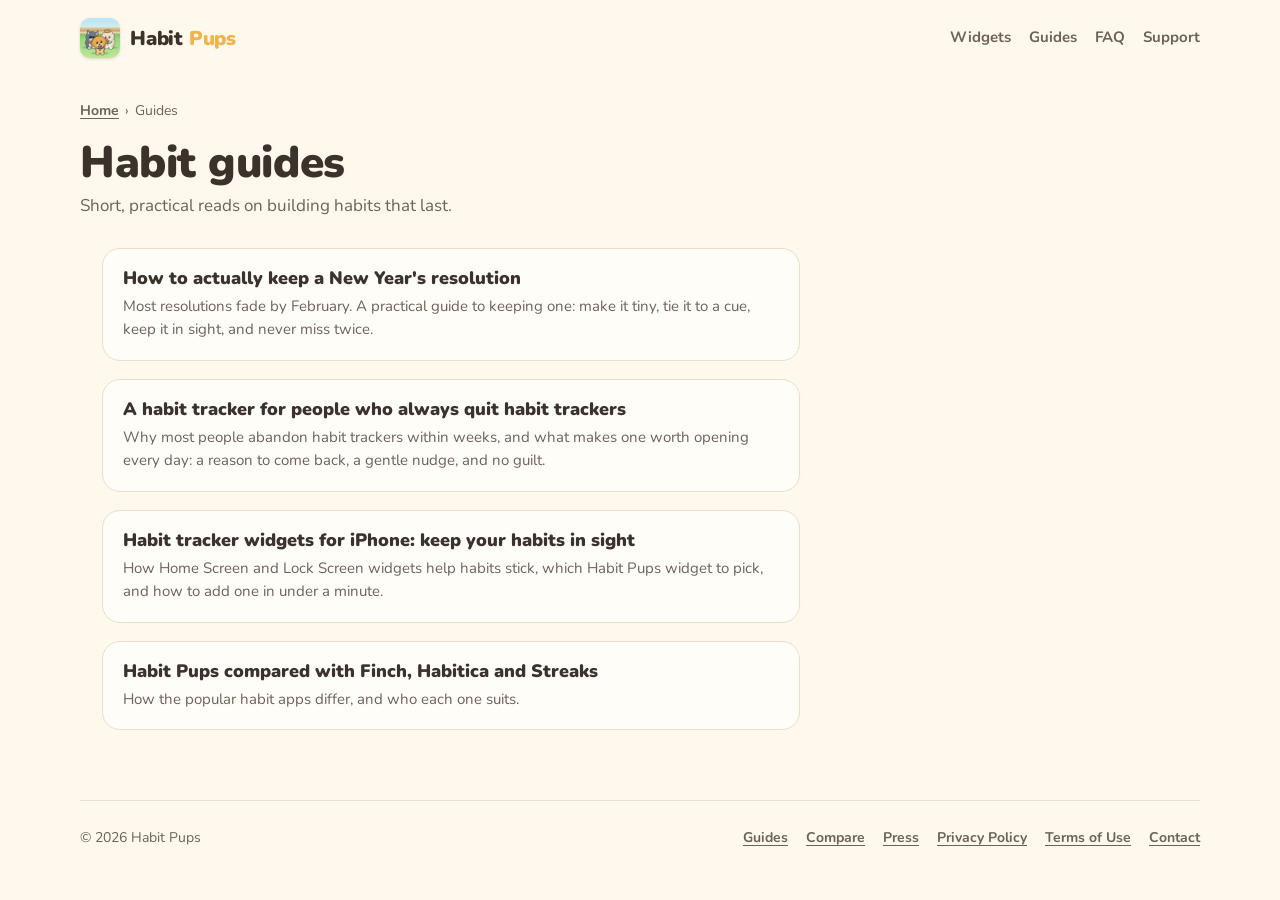
<file: guides/index.html>
<!doctype html>
<html lang="en">
<head>
  <meta charset="utf-8">
  <meta name="viewport" content="width=device-width, initial-scale=1, viewport-fit=cover">
  <title>Habit guides | Habit Pups</title>
  <meta name="description" content="Practical guides to building habits that last: keeping New Year's resolutions, sticking with a habit tracker, and using iPhone widgets.">
  <link rel="canonical" href="https://habitpups.app/guides/">
  <meta property="og:type" content="article">
  <meta property="og:site_name" content="Habit Pups">
  <meta property="og:title" content="Habit guides | Habit Pups">
  <meta property="og:description" content="Practical guides to building habits that last: keeping New Year's resolutions, sticking with a habit tracker, and using iPhone widgets.">
  <meta property="og:url" content="https://habitpups.app/guides/">
  <meta property="og:image" content="https://habitpups.app/assets/og-image.jpg">
  <meta name="twitter:card" content="summary_large_image">
  <meta name="theme-color" content="#fff8ec">
  <link rel="icon" href="/assets/favicon.png">
  <link rel="apple-touch-icon" href="/assets/apple-touch-icon.png">
  <link rel="preconnect" href="https://fonts.googleapis.com">
  <link rel="preconnect" href="https://fonts.gstatic.com" crossorigin>
  <link rel="stylesheet" href="https://fonts.googleapis.com/css2?family=Nunito:wght@600;700;800;900&display=swap">
  <link rel="stylesheet" href="/styles.css">
  <script type="application/ld+json">
{
  "@context": "https://schema.org",
  "@type": "BreadcrumbList",
  "itemListElement": [
    {
      "@type": "ListItem",
      "position": 1,
      "name": "Home",
      "item": "https://habitpups.app/"
    },
    {
      "@type": "ListItem",
      "position": 2,
      "name": "Guides",
      "item": "https://habitpups.app/guides/"
    }
  ]
}
  </script>
  <script type="application/ld+json">
{
  "@context": "https://schema.org",
  "@type": "CollectionPage",
  "name": "Habit guides",
  "url": "https://habitpups.app/guides/"
}
  </script>
</head>
<body>
  <div class="wrap">
    <header class="top">
      <a class="brand" href="/">
        <img src="/assets/apple-touch-icon.png" alt="">
        <span>Habit <b>Pups</b></span>
      </a>
      <nav aria-label="Site">
        <a href="/#widgets">Widgets</a>
        <a href="/guides/">Guides</a>
        <a href="/#faq">FAQ</a>
        <a href="/#support">Support</a>
      </nav>
    </header>

    <main class="doc article">
      <nav class="crumbs" aria-label="Breadcrumb"><a href="/">Home</a> <span aria-hidden="true">›</span> <span aria-current="page">Guides</span></nav>
      <h1>Habit guides</h1>
      <p class="meta">Short, practical reads on building habits that last.</p>
      <ul class="guide-list">
        <li><a href="/guides/new-years-resolutions/"><strong>How to actually keep a New Year's resolution</strong><span>Most resolutions fade by February. A practical guide to keeping one: make it tiny, tie it to a cue, keep it in sight, and never miss twice.</span></a></li>
        <li><a href="/guides/habit-tracker-you-will-stick-with/"><strong>A habit tracker for people who always quit habit trackers</strong><span>Why most people abandon habit trackers within weeks, and what makes one worth opening every day: a reason to come back, a gentle nudge, and no guilt.</span></a></li>
        <li><a href="/guides/iphone-habit-tracker-widgets/"><strong>Habit tracker widgets for iPhone: keep your habits in sight</strong><span>How Home Screen and Lock Screen widgets help habits stick, which Habit Pups widget to pick, and how to add one in under a minute.</span></a></li>
        <li><a href="/compare/"><strong>Habit Pups compared with Finch, Habitica and Streaks</strong><span>How the popular habit apps differ, and who each one suits.</span></a></li>
      </ul>

    </main>

    <footer>
      <span>© 2026 Habit Pups</span>
      <nav aria-label="More">
        <a href="/guides/">Guides</a>
        <a href="/compare/">Compare</a>
        <a href="/press/">Press</a>
        <a href="/privacy.html">Privacy Policy</a>
        <a href="https://www.apple.com/legal/internet-services/itunes/dev/stdeula/">Terms of Use</a>
        <a href="mailto:support@habitpups.app">Contact</a>
      </nav>
    </footer>
  </div>
</body>
</html>
</file>
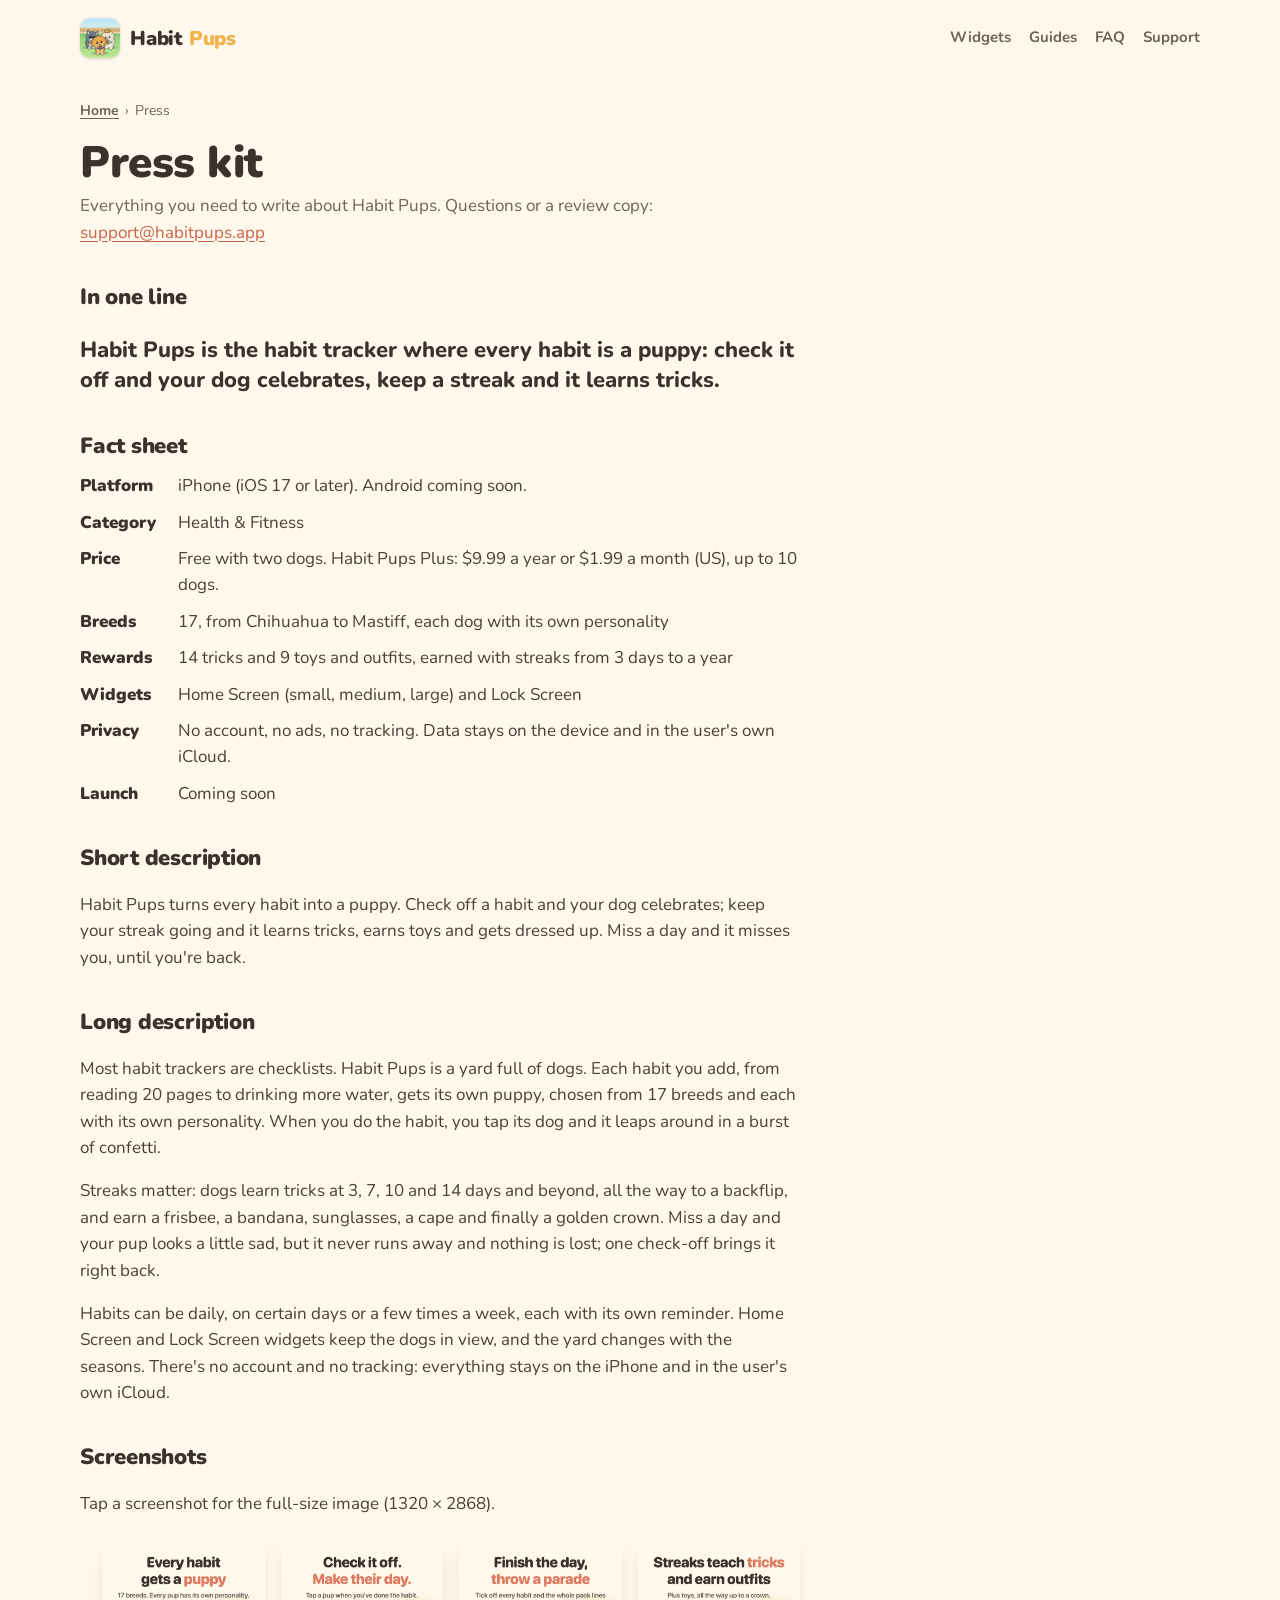
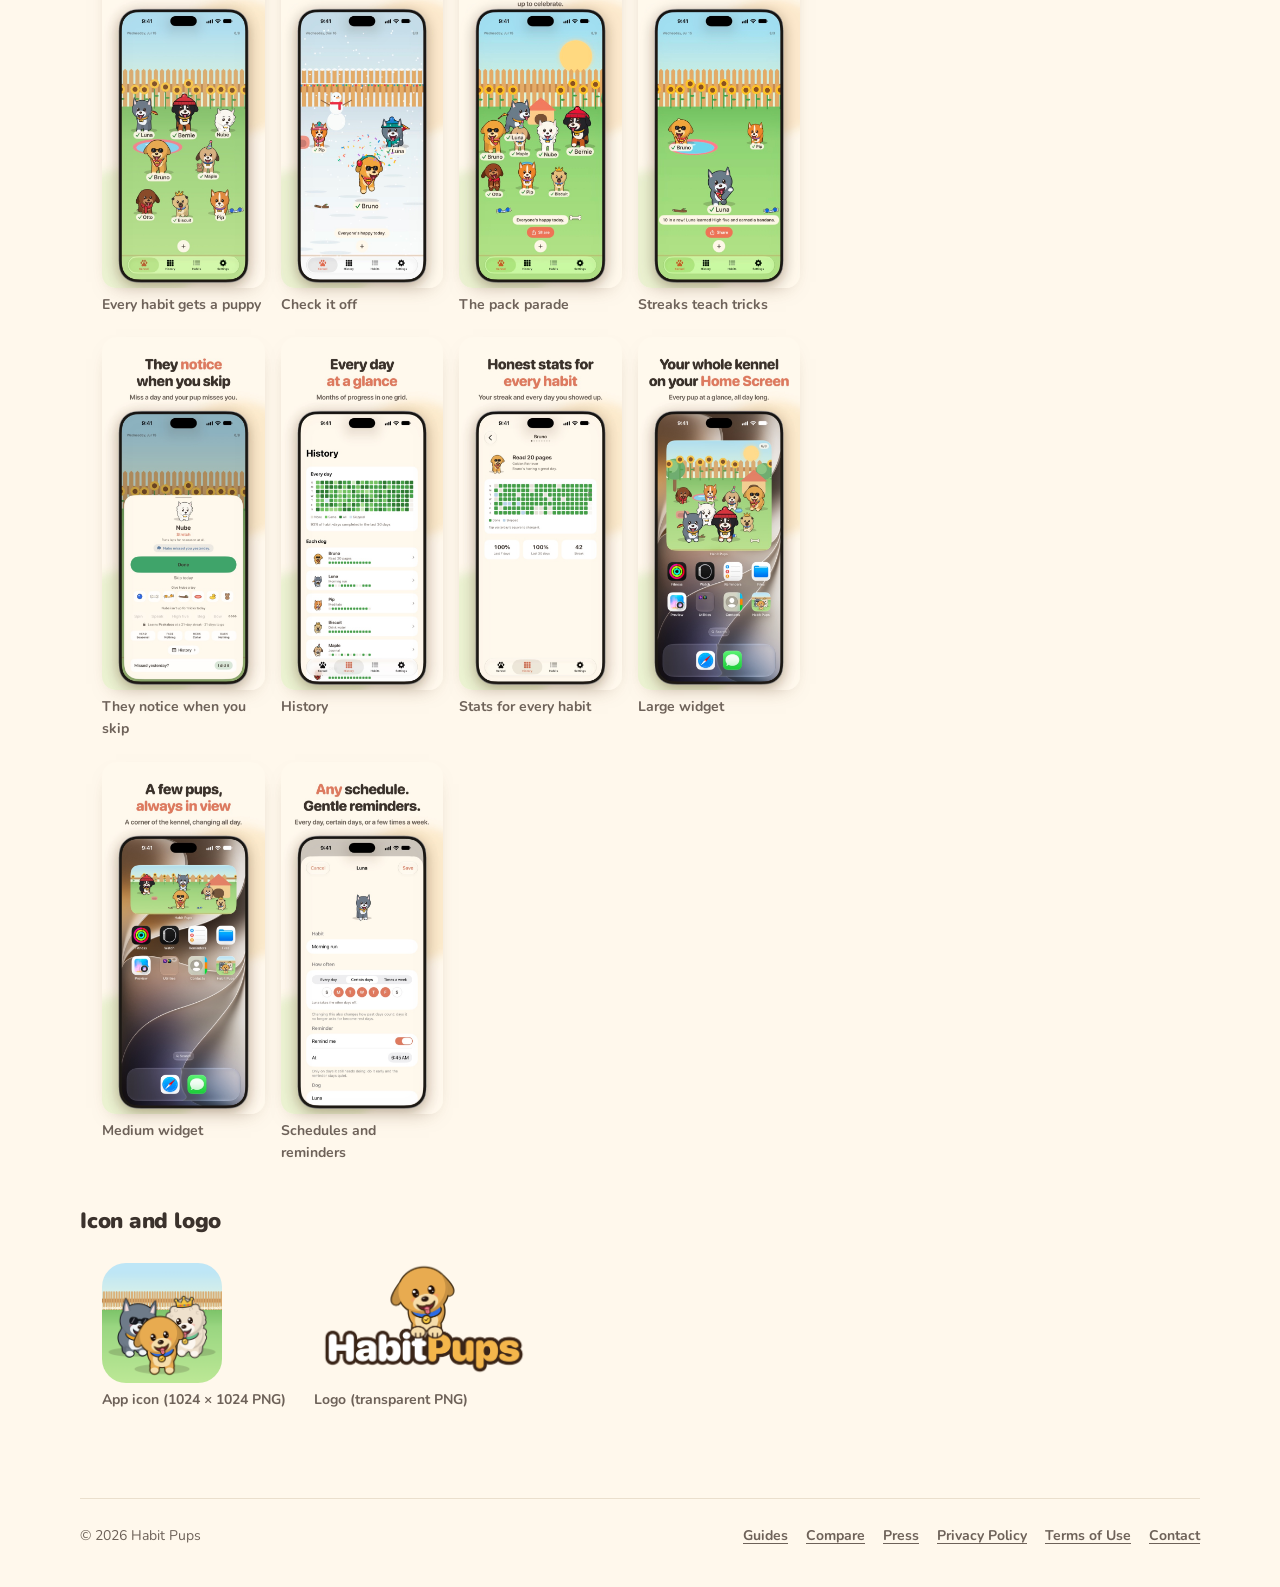
<file: press/index.html>
<!doctype html>
<html lang="en">
<head>
  <meta charset="utf-8">
  <meta name="viewport" content="width=device-width, initial-scale=1, viewport-fit=cover">
  <title>Press kit | Habit Pups</title>
  <meta name="description" content="Habit Pups press kit: fact sheet, descriptions, screenshots, app icon and logo for the habit tracker where every habit is a puppy.">
  <link rel="canonical" href="https://habitpups.app/press/">
  <meta property="og:type" content="article">
  <meta property="og:site_name" content="Habit Pups">
  <meta property="og:title" content="Press kit | Habit Pups">
  <meta property="og:description" content="Habit Pups press kit: fact sheet, descriptions, screenshots, app icon and logo for the habit tracker where every habit is a puppy.">
  <meta property="og:url" content="https://habitpups.app/press/">
  <meta property="og:image" content="https://habitpups.app/assets/og-image.jpg">
  <meta name="twitter:card" content="summary_large_image">
  <meta name="theme-color" content="#fff8ec">
  <link rel="icon" href="/assets/favicon.png">
  <link rel="apple-touch-icon" href="/assets/apple-touch-icon.png">
  <link rel="preconnect" href="https://fonts.googleapis.com">
  <link rel="preconnect" href="https://fonts.gstatic.com" crossorigin>
  <link rel="stylesheet" href="https://fonts.googleapis.com/css2?family=Nunito:wght@600;700;800;900&display=swap">
  <link rel="stylesheet" href="/styles.css">
  <script type="application/ld+json">
{
  "@context": "https://schema.org",
  "@type": "BreadcrumbList",
  "itemListElement": [
    {
      "@type": "ListItem",
      "position": 1,
      "name": "Home",
      "item": "https://habitpups.app/"
    },
    {
      "@type": "ListItem",
      "position": 2,
      "name": "Press",
      "item": "https://habitpups.app/press/"
    }
  ]
}
  </script>
  <script type="application/ld+json">
{
  "@context": "https://schema.org",
  "@type": "WebPage",
  "name": "Habit Pups press kit",
  "url": "https://habitpups.app/press/"
}
  </script>
</head>
<body>
  <div class="wrap">
    <header class="top">
      <a class="brand" href="/">
        <img src="/assets/apple-touch-icon.png" alt="">
        <span>Habit <b>Pups</b></span>
      </a>
      <nav aria-label="Site">
        <a href="/#widgets">Widgets</a>
        <a href="/guides/">Guides</a>
        <a href="/#faq">FAQ</a>
        <a href="/#support">Support</a>
      </nav>
    </header>

    <main class="doc article">
      <nav class="crumbs" aria-label="Breadcrumb"><a href="/">Home</a> <span aria-hidden="true">›</span> <span aria-current="page">Press</span></nav>
      <h1>Press kit</h1>
      <p class="meta">Everything you need to write about Habit Pups. Questions or a review copy: <a href="mailto:support@habitpups.app">support@habitpups.app</a></p>

      <h2>In one line</h2>
      <p class="pull">Habit Pups is the habit tracker where every habit is a puppy: check it off and your dog celebrates, keep a streak and it learns tricks.</p>

      <h2>Fact sheet</h2>
      <dl class="facts">
        <dt>Platform</dt><dd>iPhone (iOS 17 or later). Android coming soon.</dd>
        <dt>Category</dt><dd>Health &amp; Fitness</dd>
        <dt>Price</dt><dd>Free with two dogs. Habit Pups Plus: $9.99 a year or $1.99 a month (US), up to 10 dogs.</dd>
        <dt>Breeds</dt><dd>17, from Chihuahua to Mastiff, each dog with its own personality</dd>
        <dt>Rewards</dt><dd>14 tricks and 9 toys and outfits, earned with streaks from 3 days to a year</dd>
        <dt>Widgets</dt><dd>Home Screen (small, medium, large) and Lock Screen</dd>
        <dt>Privacy</dt><dd>No account, no ads, no tracking. Data stays on the device and in the user's own iCloud.</dd>
        <dt>Launch</dt><dd>Coming soon</dd>
      </dl>

      <h2>Short description</h2>
      <p>Habit Pups turns every habit into a puppy. Check off a habit and your dog celebrates; keep your streak going and it learns tricks, earns toys and gets dressed up. Miss a day and it misses you, until you're back.</p>

      <h2>Long description</h2>
      <p>Most habit trackers are checklists. Habit Pups is a yard full of dogs. Each habit you add, from reading 20 pages to drinking more water, gets its own puppy, chosen from 17 breeds and each with its own personality. When you do the habit, you tap its dog and it leaps around in a burst of confetti.</p>
      <p>Streaks matter: dogs learn tricks at 3, 7, 10 and 14 days and beyond, all the way to a backflip, and earn a frisbee, a bandana, sunglasses, a cape and finally a golden crown. Miss a day and your pup looks a little sad, but it never runs away and nothing is lost; one check-off brings it right back.</p>
      <p>Habits can be daily, on certain days or a few times a week, each with its own reminder. Home Screen and Lock Screen widgets keep the dogs in view, and the yard changes with the seasons. There's no account and no tracking: everything stays on the iPhone and in the user's own iCloud.</p>

      <h2>Screenshots</h2>
      <p>Tap a screenshot for the full-size image (1320 × 2868).</p>
      <ul class="press-grid">
        <li><a href="/assets/press/01-kennel.jpg"><img src="/assets/screens/01-kennel.jpg" width="600" height="1303" loading="lazy" alt="Every habit gets a puppy"><span>Every habit gets a puppy</span></a></li>
        <li><a href="/assets/press/02-check-off.jpg"><img src="/assets/screens/02-check-off.jpg" width="600" height="1303" loading="lazy" alt="Check it off"><span>Check it off</span></a></li>
        <li><a href="/assets/press/03-parade.jpg"><img src="/assets/screens/03-parade.jpg" width="600" height="1303" loading="lazy" alt="The pack parade"><span>The pack parade</span></a></li>
        <li><a href="/assets/press/04-tricks.jpg"><img src="/assets/screens/04-tricks.jpg" width="600" height="1303" loading="lazy" alt="Streaks teach tricks"><span>Streaks teach tricks</span></a></li>
        <li><a href="/assets/press/05-notice.jpg"><img src="/assets/screens/05-notice.jpg" width="600" height="1303" loading="lazy" alt="They notice when you skip"><span>They notice when you skip</span></a></li>
        <li><a href="/assets/press/06-history.jpg"><img src="/assets/screens/06-history.jpg" width="600" height="1303" loading="lazy" alt="History"><span>History</span></a></li>
        <li><a href="/assets/press/07-stats.jpg"><img src="/assets/screens/07-stats.jpg" width="600" height="1303" loading="lazy" alt="Stats for every habit"><span>Stats for every habit</span></a></li>
        <li><a href="/assets/press/08-widget-large.jpg"><img src="/assets/screens/08-widget-large.jpg" width="600" height="1303" loading="lazy" alt="Large widget"><span>Large widget</span></a></li>
        <li><a href="/assets/press/09-widget-medium.jpg"><img src="/assets/screens/09-widget-medium.jpg" width="600" height="1303" loading="lazy" alt="Medium widget"><span>Medium widget</span></a></li>
        <li><a href="/assets/press/10-schedules.jpg"><img src="/assets/screens/10-schedules.jpg" width="600" height="1303" loading="lazy" alt="Schedules and reminders"><span>Schedules and reminders</span></a></li>
      </ul>

      <h2>Icon and logo</h2>
      <ul class="press-assets">
        <li><a href="/assets/press/app-icon-1024.png"><img src="/assets/icon-512.png" width="120" height="120" alt="Habit Pups app icon"><span>App icon (1024 × 1024 PNG)</span></a></li>
        <li><a href="/assets/press/logo.png"><img src="/assets/logo.png" width="220" alt="Habit Pups logo"><span>Logo (transparent PNG)</span></a></li>
      </ul>

    </main>

    <footer>
      <span>© 2026 Habit Pups</span>
      <nav aria-label="More">
        <a href="/guides/">Guides</a>
        <a href="/compare/">Compare</a>
        <a href="/press/">Press</a>
        <a href="/privacy.html">Privacy Policy</a>
        <a href="https://www.apple.com/legal/internet-services/itunes/dev/stdeula/">Terms of Use</a>
        <a href="mailto:support@habitpups.app">Contact</a>
      </nav>
    </footer>
  </div>
</body>
</html>
</file>
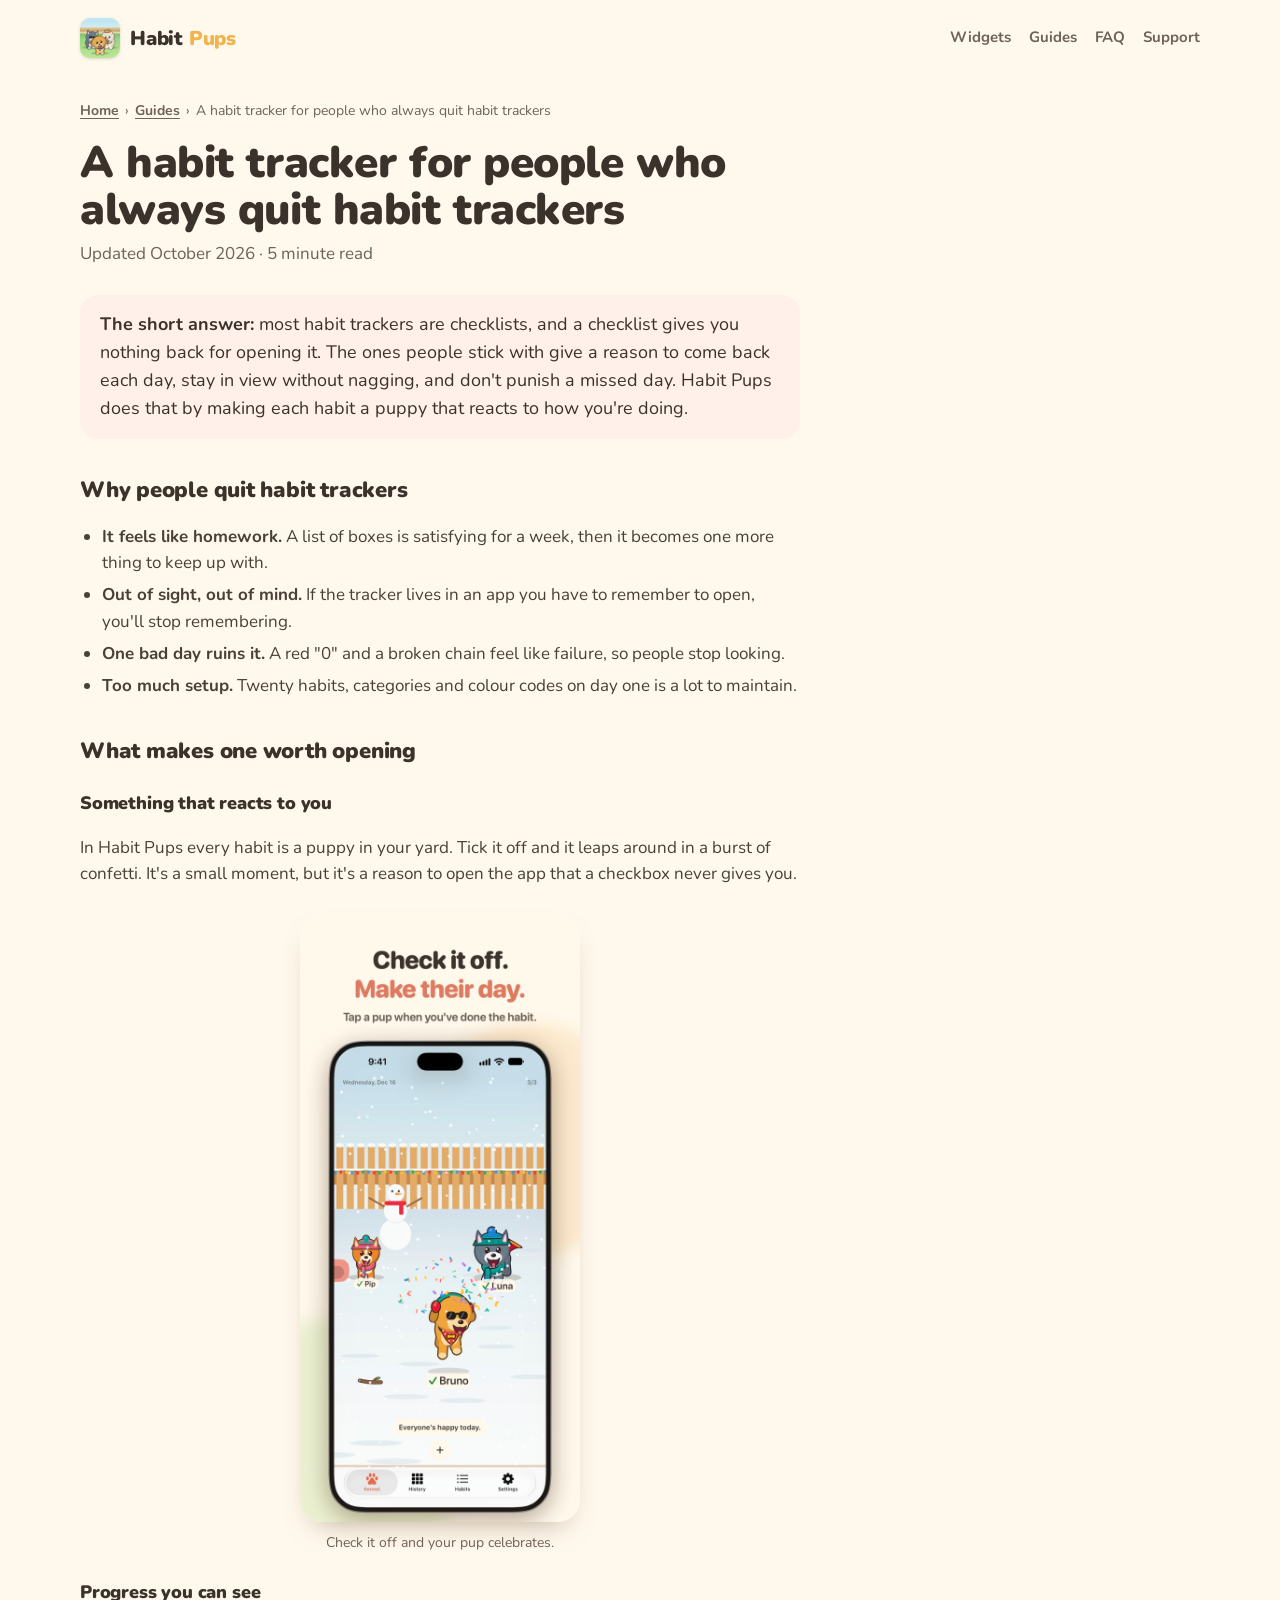
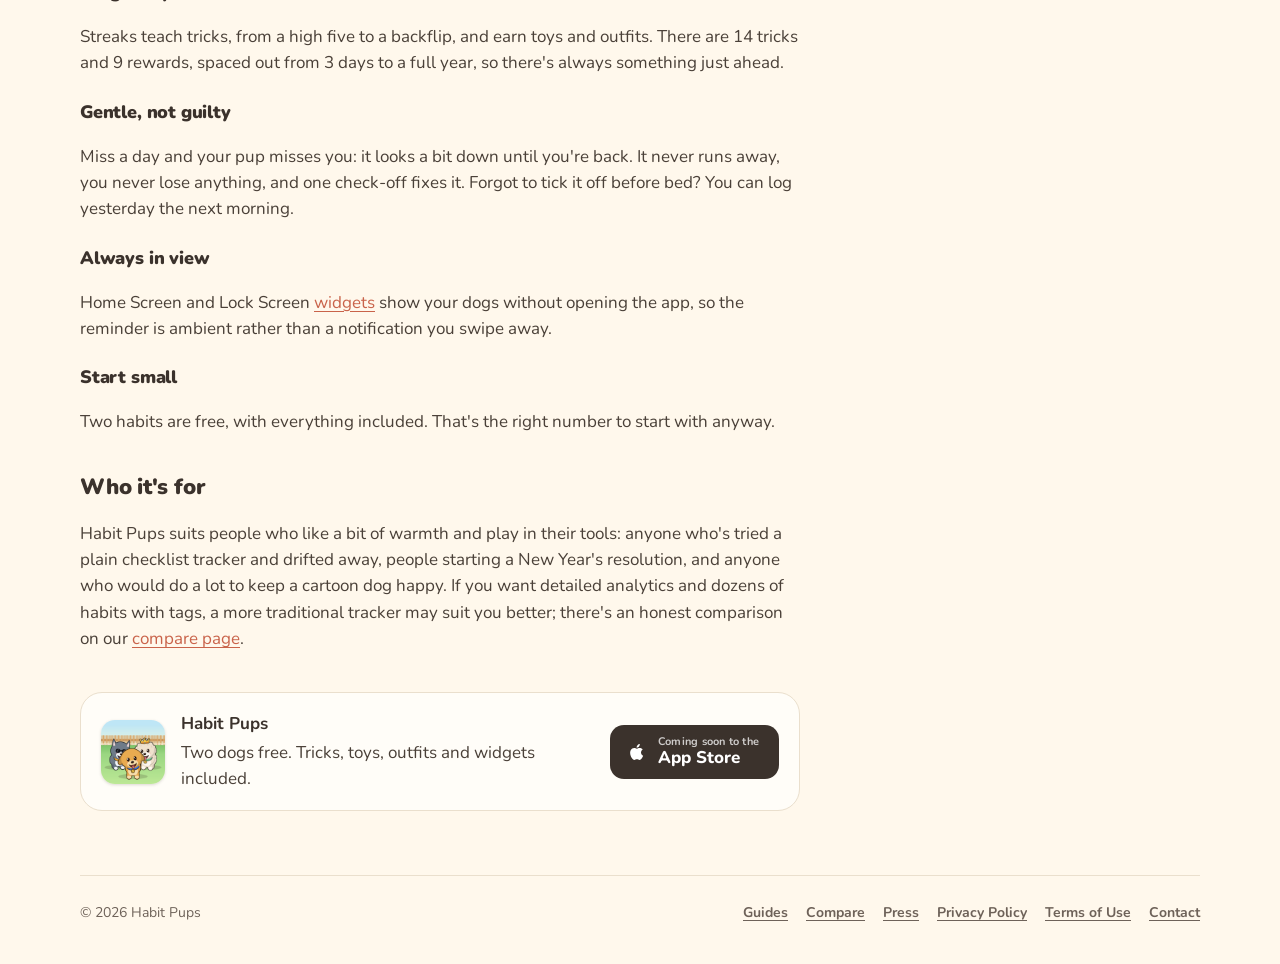
<file: guides/habit-tracker-you-will-stick-with/index.html>
<!doctype html>
<html lang="en">
<head>
  <meta charset="utf-8">
  <meta name="viewport" content="width=device-width, initial-scale=1, viewport-fit=cover">
  <title>A habit tracker for people who always quit habit trackers | Habit Pups</title>
  <meta name="description" content="Why most people abandon habit trackers within weeks, and what makes one worth opening every day: a reason to come back, a gentle nudge, and no guilt.">
  <link rel="canonical" href="https://habitpups.app/guides/habit-tracker-you-will-stick-with/">
  <meta property="og:type" content="article">
  <meta property="og:site_name" content="Habit Pups">
  <meta property="og:title" content="A habit tracker for people who always quit habit trackers | Habit Pups">
  <meta property="og:description" content="Why most people abandon habit trackers within weeks, and what makes one worth opening every day: a reason to come back, a gentle nudge, and no guilt.">
  <meta property="og:url" content="https://habitpups.app/guides/habit-tracker-you-will-stick-with/">
  <meta property="og:image" content="https://habitpups.app/assets/og-image.jpg">
  <meta name="twitter:card" content="summary_large_image">
  <meta name="theme-color" content="#fff8ec">
  <link rel="icon" href="/assets/favicon.png">
  <link rel="apple-touch-icon" href="/assets/apple-touch-icon.png">
  <link rel="preconnect" href="https://fonts.googleapis.com">
  <link rel="preconnect" href="https://fonts.gstatic.com" crossorigin>
  <link rel="stylesheet" href="https://fonts.googleapis.com/css2?family=Nunito:wght@600;700;800;900&display=swap">
  <link rel="stylesheet" href="/styles.css">
  <script type="application/ld+json">
{
  "@context": "https://schema.org",
  "@type": "BreadcrumbList",
  "itemListElement": [
    {
      "@type": "ListItem",
      "position": 1,
      "name": "Home",
      "item": "https://habitpups.app/"
    },
    {
      "@type": "ListItem",
      "position": 2,
      "name": "Guides",
      "item": "https://habitpups.app/guides/"
    },
    {
      "@type": "ListItem",
      "position": 3,
      "name": "A habit tracker for people who always quit habit trackers",
      "item": "https://habitpups.app/guides/habit-tracker-you-will-stick-with/"
    }
  ]
}
  </script>
  <script type="application/ld+json">
{
  "@context": "https://schema.org",
  "@type": "Article",
  "headline": "A habit tracker for people who always quit habit trackers",
  "description": "Why most people abandon habit trackers within weeks, and what makes one worth opening every day: a reason to come back, a gentle nudge, and no guilt.",
  "url": "https://habitpups.app/guides/habit-tracker-you-will-stick-with/",
  "image": "https://habitpups.app/assets/og-image.jpg",
  "datePublished": "2026-10-14",
  "dateModified": "2026-10-14",
  "author": {
    "@type": "Organization",
    "name": "Habit Pups",
    "url": "https://habitpups.app/"
  },
  "publisher": {
    "@type": "Organization",
    "name": "Habit Pups",
    "url": "https://habitpups.app/",
    "logo": "https://habitpups.app/assets/icon-512.png"
  }
}
  </script>
</head>
<body>
  <div class="wrap">
    <header class="top">
      <a class="brand" href="/">
        <img src="/assets/apple-touch-icon.png" alt="">
        <span>Habit <b>Pups</b></span>
      </a>
      <nav aria-label="Site">
        <a href="/#widgets">Widgets</a>
        <a href="/guides/">Guides</a>
        <a href="/#faq">FAQ</a>
        <a href="/#support">Support</a>
      </nav>
    </header>

    <main class="doc article">
      <nav class="crumbs" aria-label="Breadcrumb"><a href="/">Home</a> <span aria-hidden="true">›</span> <a href="/guides/">Guides</a> <span aria-hidden="true">›</span> <span aria-current="page">A habit tracker for people who always quit habit trackers</span></nav>
      <h1>A habit tracker for people who always quit habit trackers</h1>
      <p class="meta">Updated October 2026 · 5 minute read</p>
      <p class="answer-first"><strong>The short answer:</strong> most habit trackers are checklists, and a checklist gives you nothing back for opening it. The ones people stick with give a reason to come back each day, stay in view without nagging, and don't punish a missed day. Habit Pups does that by making each habit a puppy that reacts to how you're doing.</p>

      <h2>Why people quit habit trackers</h2>
      <ul>
        <li><strong>It feels like homework.</strong> A list of boxes is satisfying for a week, then it becomes one more thing to keep up with.</li>
        <li><strong>Out of sight, out of mind.</strong> If the tracker lives in an app you have to remember to open, you'll stop remembering.</li>
        <li><strong>One bad day ruins it.</strong> A red "0" and a broken chain feel like failure, so people stop looking.</li>
        <li><strong>Too much setup.</strong> Twenty habits, categories and colour codes on day one is a lot to maintain.</li>
      </ul>

      <h2>What makes one worth opening</h2>
      <h3>Something that reacts to you</h3>
      <p>In Habit Pups every habit is a puppy in your yard. Tick it off and it leaps around in a burst of confetti. It's a small moment, but it's a reason to open the app that a checkbox never gives you.</p>
      <figure class="shot">
        <img src="/assets/screens/02-check-off.jpg" width="600" height="1303" loading="lazy" alt="Habit Pups: Bruno leaps for joy in confetti after his habit is checked off">
        <figcaption>Check it off and your pup celebrates.</figcaption>
      </figure>
      <h3>Progress you can see</h3>
      <p>Streaks teach tricks, from a high five to a backflip, and earn toys and outfits. There are 14 tricks and 9 rewards, spaced out from 3 days to a full year, so there's always something just ahead.</p>
      <h3>Gentle, not guilty</h3>
      <p>Miss a day and your pup misses you: it looks a bit down until you're back. It never runs away, you never lose anything, and one check-off fixes it. Forgot to tick it off before bed? You can log yesterday the next morning.</p>
      <h3>Always in view</h3>
      <p>Home Screen and Lock Screen <a href="/guides/iphone-habit-tracker-widgets/">widgets</a> show your dogs without opening the app, so the reminder is ambient rather than a notification you swipe away.</p>
      <h3>Start small</h3>
      <p>Two habits are free, with everything included. That's the right number to start with anyway.</p>

      <h2>Who it's for</h2>
      <p>Habit Pups suits people who like a bit of warmth and play in their tools: anyone who's tried a plain checklist tracker and drifted away, people starting a New Year's resolution, and anyone who would do a lot to keep a cartoon dog happy. If you want detailed analytics and dozens of habits with tags, a more traditional tracker may suit you better; there's an honest comparison on our <a href="/compare/">compare page</a>.</p>

      <aside class="cta-card">
        <img src="/assets/apple-touch-icon.png" alt="" width="64" height="64">
        <div>
          <strong>Habit Pups</strong>
          <p>Two dogs free. Tricks, toys, outfits and widgets included.</p>
        </div>
        <a class="store" href="#" aria-disabled="true">
          <svg viewBox="0 0 24 24" aria-hidden="true"><path d="M16.37 12.6c-.02-2.2 1.8-3.26 1.88-3.31-1.03-1.5-2.62-1.7-3.18-1.73-1.35-.14-2.64.8-3.33.8-.69 0-1.74-.78-2.87-.76-1.47.02-2.84.86-3.6 2.18-1.54 2.66-.39 6.6 1.1 8.76.73 1.06 1.6 2.24 2.73 2.2 1.1-.05 1.51-.71 2.84-.71 1.32 0 1.7.71 2.86.69 1.18-.02 1.93-1.07 2.65-2.13.84-1.22 1.18-2.41 1.2-2.47-.03-.01-2.3-.88-2.32-3.52zM14.2 6.13c.6-.73 1-1.73.9-2.74-.87.04-1.92.58-2.54 1.3-.56.64-1.05 1.67-.92 2.66.97.07 1.96-.49 2.56-1.22z"/></svg>
          <span><small>Coming soon to the</small>App Store</span>
        </a>
      </aside>

    </main>

    <footer>
      <span>© 2026 Habit Pups</span>
      <nav aria-label="More">
        <a href="/guides/">Guides</a>
        <a href="/compare/">Compare</a>
        <a href="/press/">Press</a>
        <a href="/privacy.html">Privacy Policy</a>
        <a href="https://www.apple.com/legal/internet-services/itunes/dev/stdeula/">Terms of Use</a>
        <a href="mailto:support@habitpups.app">Contact</a>
      </nav>
    </footer>
  </div>
</body>
</html>
</file>
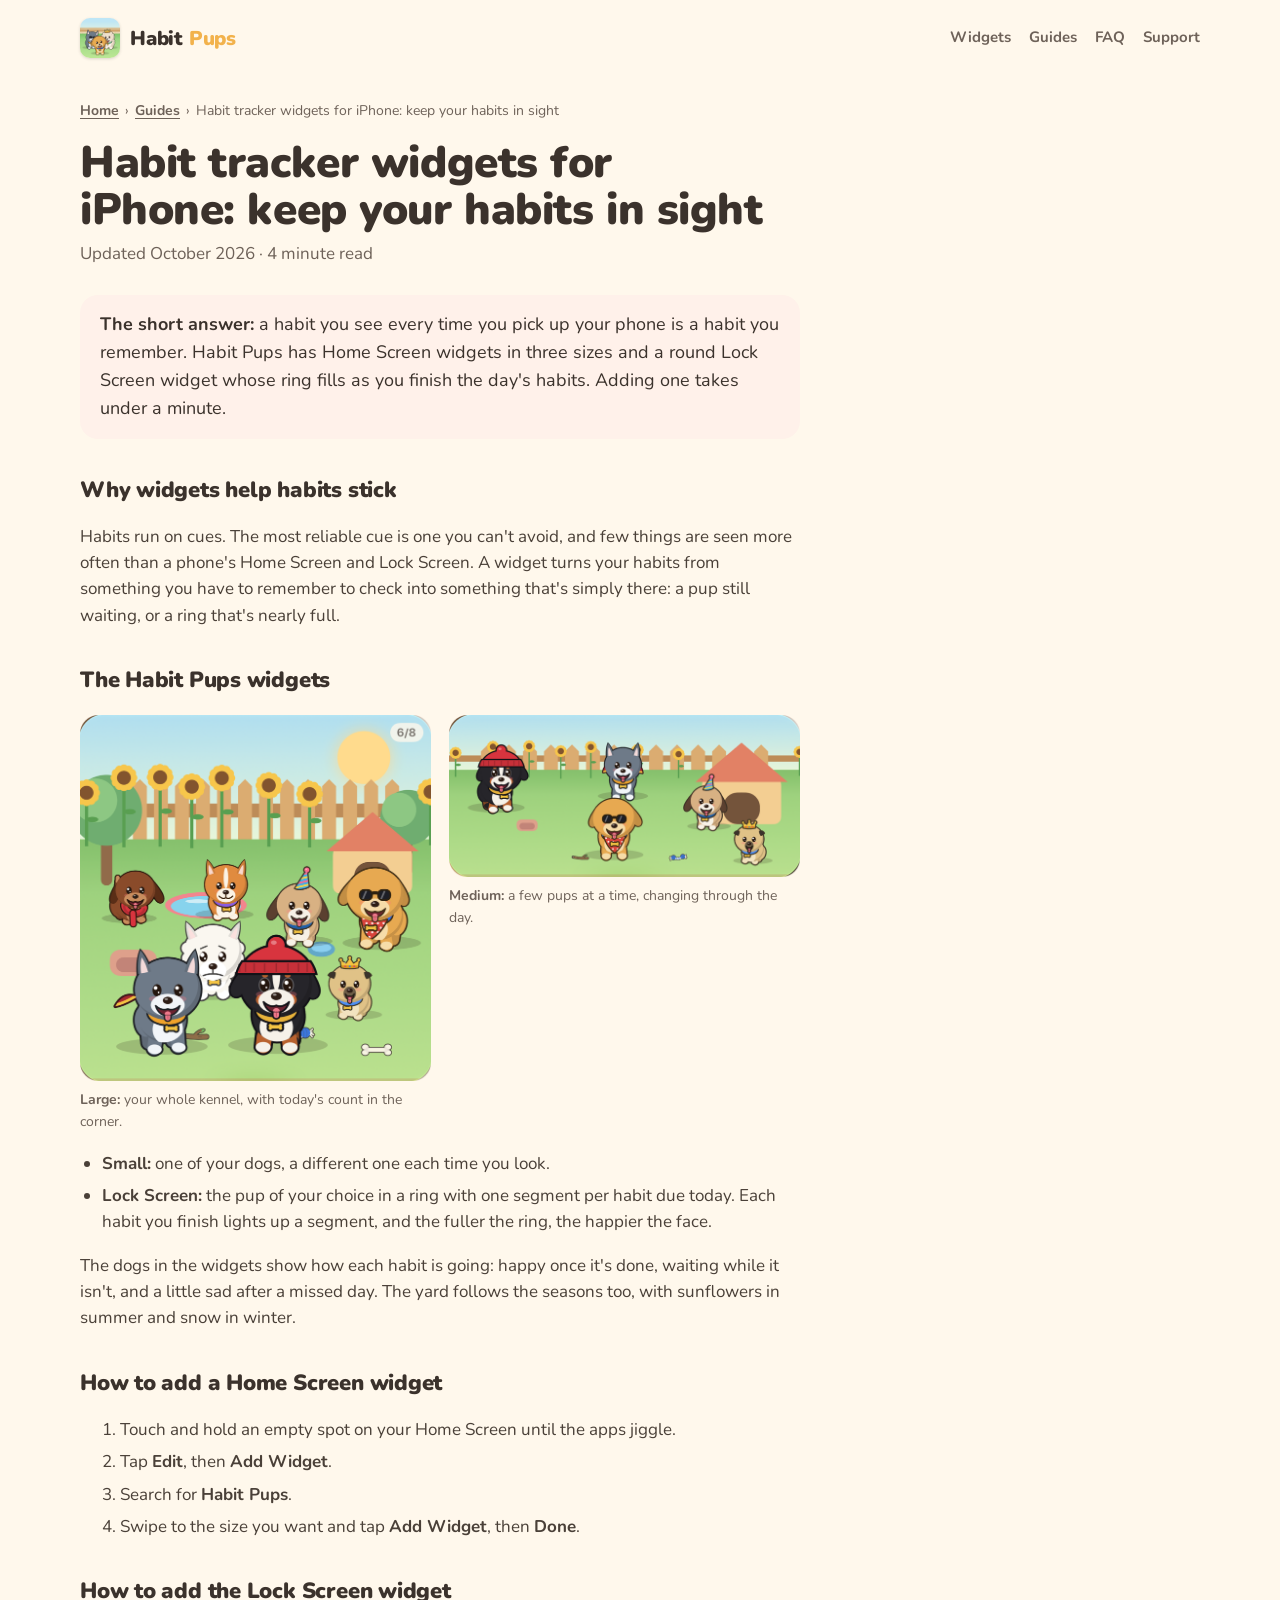
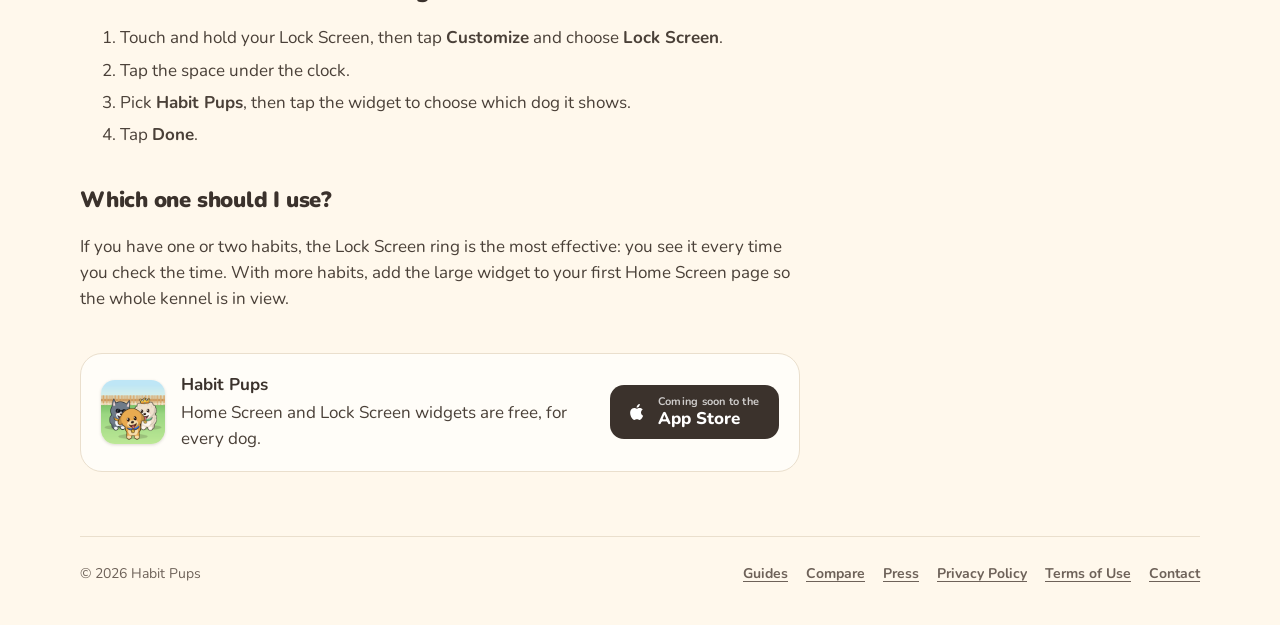
<file: guides/iphone-habit-tracker-widgets/index.html>
<!doctype html>
<html lang="en">
<head>
  <meta charset="utf-8">
  <meta name="viewport" content="width=device-width, initial-scale=1, viewport-fit=cover">
  <title>Habit tracker widgets for iPhone: keep your habits in sight | Habit Pups</title>
  <meta name="description" content="How Home Screen and Lock Screen widgets help habits stick, which Habit Pups widget to pick, and how to add one in under a minute.">
  <link rel="canonical" href="https://habitpups.app/guides/iphone-habit-tracker-widgets/">
  <meta property="og:type" content="article">
  <meta property="og:site_name" content="Habit Pups">
  <meta property="og:title" content="Habit tracker widgets for iPhone: keep your habits in sight | Habit Pups">
  <meta property="og:description" content="How Home Screen and Lock Screen widgets help habits stick, which Habit Pups widget to pick, and how to add one in under a minute.">
  <meta property="og:url" content="https://habitpups.app/guides/iphone-habit-tracker-widgets/">
  <meta property="og:image" content="https://habitpups.app/assets/og-image.jpg">
  <meta name="twitter:card" content="summary_large_image">
  <meta name="theme-color" content="#fff8ec">
  <link rel="icon" href="/assets/favicon.png">
  <link rel="apple-touch-icon" href="/assets/apple-touch-icon.png">
  <link rel="preconnect" href="https://fonts.googleapis.com">
  <link rel="preconnect" href="https://fonts.gstatic.com" crossorigin>
  <link rel="stylesheet" href="https://fonts.googleapis.com/css2?family=Nunito:wght@600;700;800;900&display=swap">
  <link rel="stylesheet" href="/styles.css">
  <script type="application/ld+json">
{
  "@context": "https://schema.org",
  "@type": "BreadcrumbList",
  "itemListElement": [
    {
      "@type": "ListItem",
      "position": 1,
      "name": "Home",
      "item": "https://habitpups.app/"
    },
    {
      "@type": "ListItem",
      "position": 2,
      "name": "Guides",
      "item": "https://habitpups.app/guides/"
    },
    {
      "@type": "ListItem",
      "position": 3,
      "name": "Habit tracker widgets for iPhone: keep your habits in sight",
      "item": "https://habitpups.app/guides/iphone-habit-tracker-widgets/"
    }
  ]
}
  </script>
  <script type="application/ld+json">
{
  "@context": "https://schema.org",
  "@type": "Article",
  "headline": "Habit tracker widgets for iPhone: keep your habits in sight",
  "description": "How Home Screen and Lock Screen widgets help habits stick, which Habit Pups widget to pick, and how to add one in under a minute.",
  "url": "https://habitpups.app/guides/iphone-habit-tracker-widgets/",
  "image": "https://habitpups.app/assets/og-image.jpg",
  "datePublished": "2026-10-14",
  "dateModified": "2026-10-14",
  "author": {
    "@type": "Organization",
    "name": "Habit Pups",
    "url": "https://habitpups.app/"
  },
  "publisher": {
    "@type": "Organization",
    "name": "Habit Pups",
    "url": "https://habitpups.app/",
    "logo": "https://habitpups.app/assets/icon-512.png"
  }
}
  </script>
</head>
<body>
  <div class="wrap">
    <header class="top">
      <a class="brand" href="/">
        <img src="/assets/apple-touch-icon.png" alt="">
        <span>Habit <b>Pups</b></span>
      </a>
      <nav aria-label="Site">
        <a href="/#widgets">Widgets</a>
        <a href="/guides/">Guides</a>
        <a href="/#faq">FAQ</a>
        <a href="/#support">Support</a>
      </nav>
    </header>

    <main class="doc article">
      <nav class="crumbs" aria-label="Breadcrumb"><a href="/">Home</a> <span aria-hidden="true">›</span> <a href="/guides/">Guides</a> <span aria-hidden="true">›</span> <span aria-current="page">Habit tracker widgets for iPhone: keep your habits in sight</span></nav>
      <h1>Habit tracker widgets for iPhone: keep your habits in sight</h1>
      <p class="meta">Updated October 2026 · 4 minute read</p>
      <p class="answer-first"><strong>The short answer:</strong> a habit you see every time you pick up your phone is a habit you remember. Habit Pups has Home Screen widgets in three sizes and a round Lock Screen widget whose ring fills as you finish the day's habits. Adding one takes under a minute.</p>

      <h2>Why widgets help habits stick</h2>
      <p>Habits run on cues. The most reliable cue is one you can't avoid, and few things are seen more often than a phone's Home Screen and Lock Screen. A widget turns your habits from something you have to remember to check into something that's simply there: a pup still waiting, or a ring that's nearly full.</p>

      <h2>The Habit Pups widgets</h2>
      <div class="widget-row">
        <figure>
          <img src="/assets/widgets/large.png" width="720" height="751" loading="lazy" alt="The large Habit Pups widget showing eight dogs in a sunny yard">
          <figcaption><strong>Large:</strong> your whole kennel, with today's count in the corner.</figcaption>
        </figure>
        <figure>
          <img src="/assets/widgets/medium.png" width="720" height="332" loading="lazy" alt="The medium Habit Pups widget showing five dogs">
          <figcaption><strong>Medium:</strong> a few pups at a time, changing through the day.</figcaption>
        </figure>
      </div>
      <ul>
        <li><strong>Small:</strong> one of your dogs, a different one each time you look.</li>
        <li><strong>Lock Screen:</strong> the pup of your choice in a ring with one segment per habit due today. Each habit you finish lights up a segment, and the fuller the ring, the happier the face.</li>
      </ul>
      <p>The dogs in the widgets show how each habit is going: happy once it's done, waiting while it isn't, and a little sad after a missed day. The yard follows the seasons too, with sunflowers in summer and snow in winter.</p>

      <h2>How to add a Home Screen widget</h2>
      <ol>
        <li>Touch and hold an empty spot on your Home Screen until the apps jiggle.</li>
        <li>Tap <strong>Edit</strong>, then <strong>Add Widget</strong>.</li>
        <li>Search for <strong>Habit Pups</strong>.</li>
        <li>Swipe to the size you want and tap <strong>Add Widget</strong>, then <strong>Done</strong>.</li>
      </ol>

      <h2>How to add the Lock Screen widget</h2>
      <ol>
        <li>Touch and hold your Lock Screen, then tap <strong>Customize</strong> and choose <strong>Lock Screen</strong>.</li>
        <li>Tap the space under the clock.</li>
        <li>Pick <strong>Habit Pups</strong>, then tap the widget to choose which dog it shows.</li>
        <li>Tap <strong>Done</strong>.</li>
      </ol>

      <h2>Which one should I use?</h2>
      <p>If you have one or two habits, the Lock Screen ring is the most effective: you see it every time you check the time. With more habits, add the large widget to your first Home Screen page so the whole kennel is in view.</p>

      <aside class="cta-card">
        <img src="/assets/apple-touch-icon.png" alt="" width="64" height="64">
        <div>
          <strong>Habit Pups</strong>
          <p>Home Screen and Lock Screen widgets are free, for every dog.</p>
        </div>
        <a class="store" href="#" aria-disabled="true">
          <svg viewBox="0 0 24 24" aria-hidden="true"><path d="M16.37 12.6c-.02-2.2 1.8-3.26 1.88-3.31-1.03-1.5-2.62-1.7-3.18-1.73-1.35-.14-2.64.8-3.33.8-.69 0-1.74-.78-2.87-.76-1.47.02-2.84.86-3.6 2.18-1.54 2.66-.39 6.6 1.1 8.76.73 1.06 1.6 2.24 2.73 2.2 1.1-.05 1.51-.71 2.84-.71 1.32 0 1.7.71 2.86.69 1.18-.02 1.93-1.07 2.65-2.13.84-1.22 1.18-2.41 1.2-2.47-.03-.01-2.3-.88-2.32-3.52zM14.2 6.13c.6-.73 1-1.73.9-2.74-.87.04-1.92.58-2.54 1.3-.56.64-1.05 1.67-.92 2.66.97.07 1.96-.49 2.56-1.22z"/></svg>
          <span><small>Coming soon to the</small>App Store</span>
        </a>
      </aside>

    </main>

    <footer>
      <span>© 2026 Habit Pups</span>
      <nav aria-label="More">
        <a href="/guides/">Guides</a>
        <a href="/compare/">Compare</a>
        <a href="/press/">Press</a>
        <a href="/privacy.html">Privacy Policy</a>
        <a href="https://www.apple.com/legal/internet-services/itunes/dev/stdeula/">Terms of Use</a>
        <a href="mailto:support@habitpups.app">Contact</a>
      </nav>
    </footer>
  </div>
</body>
</html>
</file>
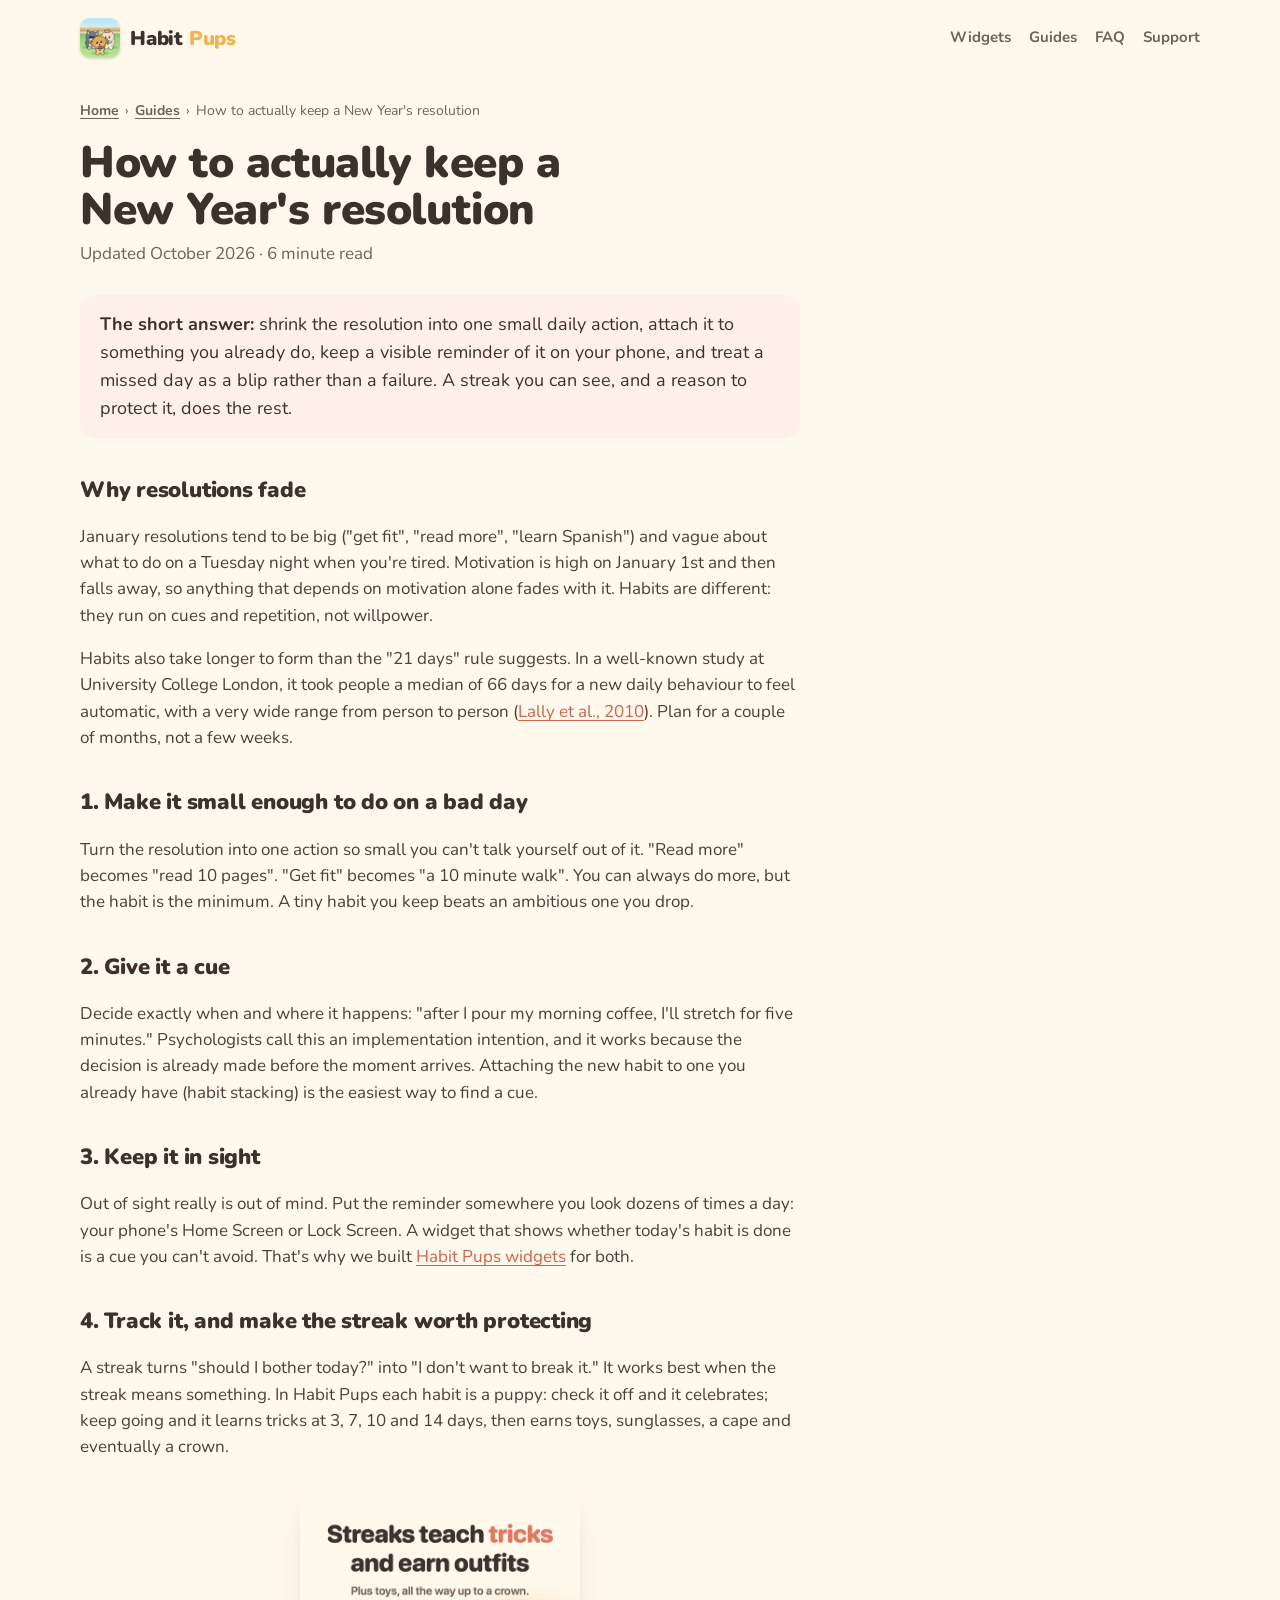
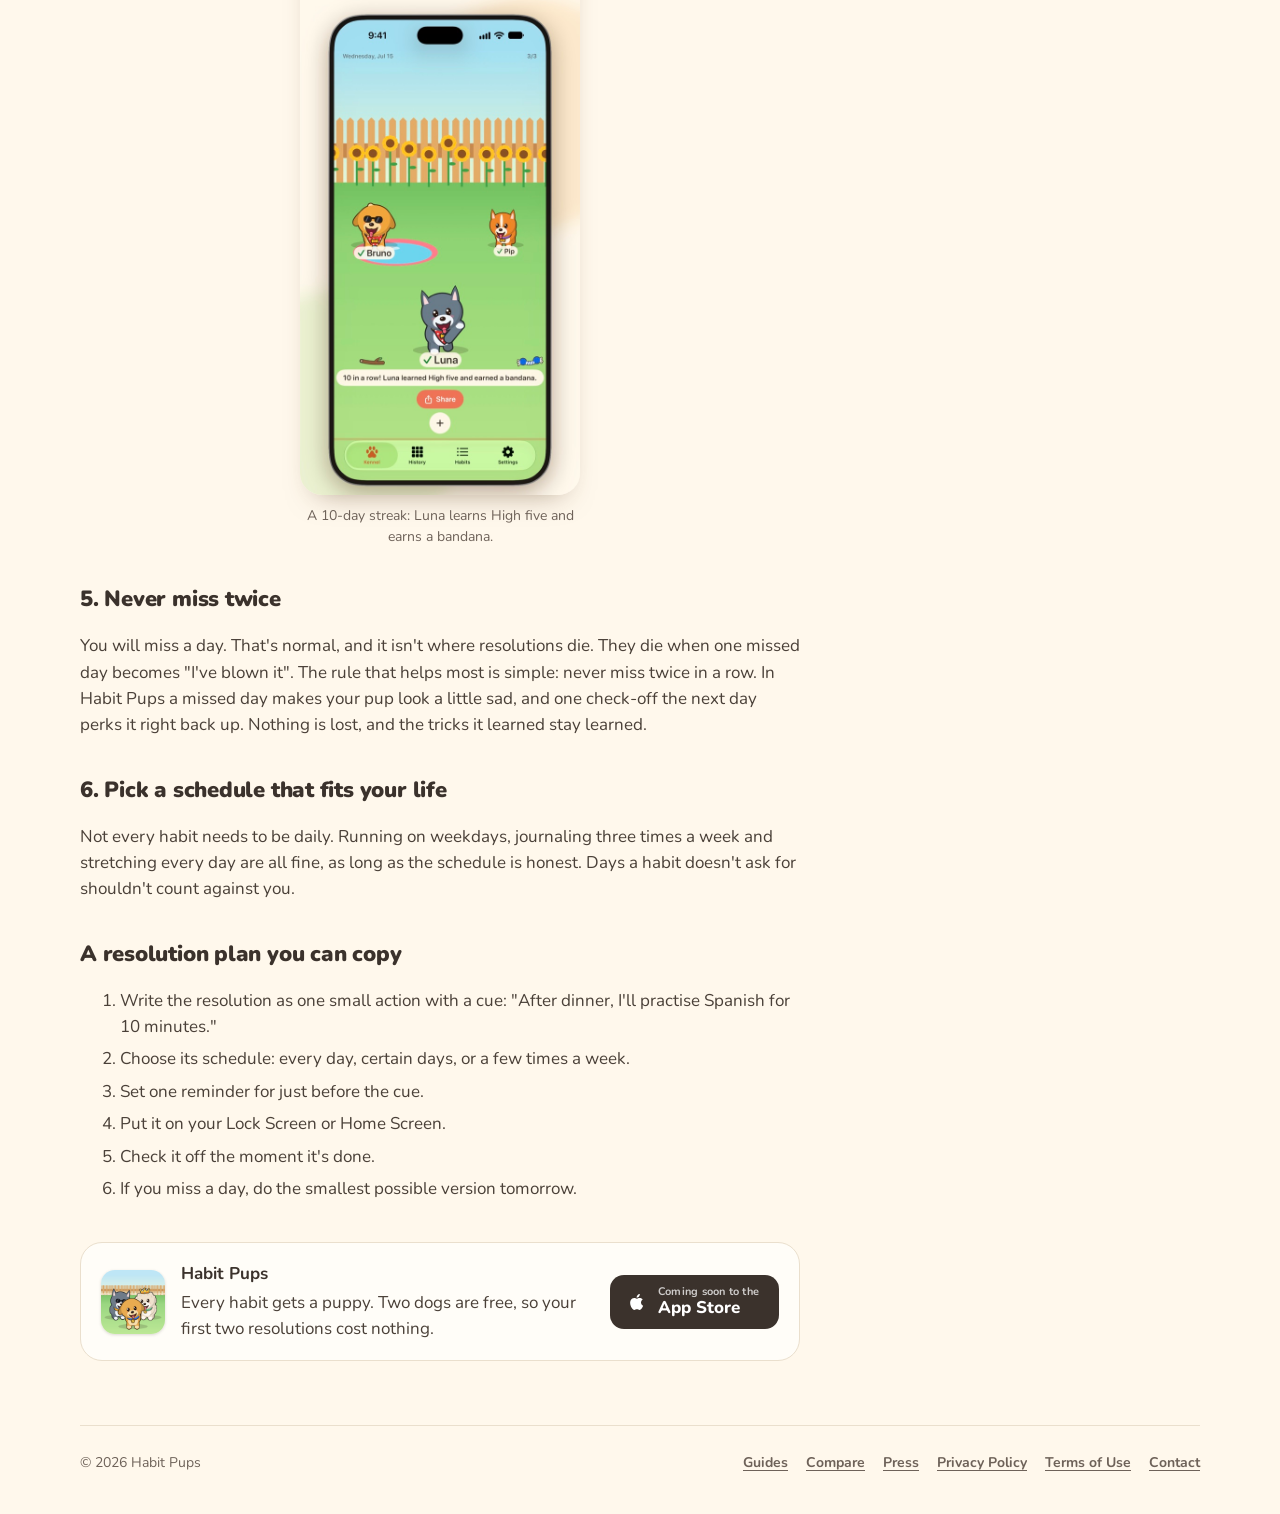
<file: guides/new-years-resolutions/index.html>
<!doctype html>
<html lang="en">
<head>
  <meta charset="utf-8">
  <meta name="viewport" content="width=device-width, initial-scale=1, viewport-fit=cover">
  <title>How to actually keep a New Year's resolution | Habit Pups</title>
  <meta name="description" content="Most resolutions fade by February. A practical guide to keeping one: make it tiny, tie it to a cue, keep it in sight, and never miss twice.">
  <link rel="canonical" href="https://habitpups.app/guides/new-years-resolutions/">
  <meta property="og:type" content="article">
  <meta property="og:site_name" content="Habit Pups">
  <meta property="og:title" content="How to actually keep a New Year's resolution | Habit Pups">
  <meta property="og:description" content="Most resolutions fade by February. A practical guide to keeping one: make it tiny, tie it to a cue, keep it in sight, and never miss twice.">
  <meta property="og:url" content="https://habitpups.app/guides/new-years-resolutions/">
  <meta property="og:image" content="https://habitpups.app/assets/og-image.jpg">
  <meta name="twitter:card" content="summary_large_image">
  <meta name="theme-color" content="#fff8ec">
  <link rel="icon" href="/assets/favicon.png">
  <link rel="apple-touch-icon" href="/assets/apple-touch-icon.png">
  <link rel="preconnect" href="https://fonts.googleapis.com">
  <link rel="preconnect" href="https://fonts.gstatic.com" crossorigin>
  <link rel="stylesheet" href="https://fonts.googleapis.com/css2?family=Nunito:wght@600;700;800;900&display=swap">
  <link rel="stylesheet" href="/styles.css">
  <script type="application/ld+json">
{
  "@context": "https://schema.org",
  "@type": "BreadcrumbList",
  "itemListElement": [
    {
      "@type": "ListItem",
      "position": 1,
      "name": "Home",
      "item": "https://habitpups.app/"
    },
    {
      "@type": "ListItem",
      "position": 2,
      "name": "Guides",
      "item": "https://habitpups.app/guides/"
    },
    {
      "@type": "ListItem",
      "position": 3,
      "name": "How to actually keep a New Year's resolution",
      "item": "https://habitpups.app/guides/new-years-resolutions/"
    }
  ]
}
  </script>
  <script type="application/ld+json">
{
  "@context": "https://schema.org",
  "@type": "Article",
  "headline": "How to actually keep a New Year's resolution",
  "description": "Most resolutions fade by February. A practical guide to keeping one: make it tiny, tie it to a cue, keep it in sight, and never miss twice.",
  "url": "https://habitpups.app/guides/new-years-resolutions/",
  "image": "https://habitpups.app/assets/og-image.jpg",
  "datePublished": "2026-10-14",
  "dateModified": "2026-10-14",
  "author": {
    "@type": "Organization",
    "name": "Habit Pups",
    "url": "https://habitpups.app/"
  },
  "publisher": {
    "@type": "Organization",
    "name": "Habit Pups",
    "url": "https://habitpups.app/",
    "logo": "https://habitpups.app/assets/icon-512.png"
  }
}
  </script>
</head>
<body>
  <div class="wrap">
    <header class="top">
      <a class="brand" href="/">
        <img src="/assets/apple-touch-icon.png" alt="">
        <span>Habit <b>Pups</b></span>
      </a>
      <nav aria-label="Site">
        <a href="/#widgets">Widgets</a>
        <a href="/guides/">Guides</a>
        <a href="/#faq">FAQ</a>
        <a href="/#support">Support</a>
      </nav>
    </header>

    <main class="doc article">
      <nav class="crumbs" aria-label="Breadcrumb"><a href="/">Home</a> <span aria-hidden="true">›</span> <a href="/guides/">Guides</a> <span aria-hidden="true">›</span> <span aria-current="page">How to actually keep a New Year's resolution</span></nav>
      <h1>How to actually keep a New Year's resolution</h1>
      <p class="meta">Updated October 2026 · 6 minute read</p>
      <p class="answer-first"><strong>The short answer:</strong> shrink the resolution into one small daily action, attach it to something you already do, keep a visible reminder of it on your phone, and treat a missed day as a blip rather than a failure. A streak you can see, and a reason to protect it, does the rest.</p>

      <h2>Why resolutions fade</h2>
      <p>January resolutions tend to be big ("get fit", "read more", "learn Spanish") and vague about what to do on a Tuesday night when you're tired. Motivation is high on January 1st and then falls away, so anything that depends on motivation alone fades with it. Habits are different: they run on cues and repetition, not willpower.</p>
      <p>Habits also take longer to form than the "21 days" rule suggests. In a well-known study at University College London, it took people a median of 66 days for a new daily behaviour to feel automatic, with a very wide range from person to person (<a href="https://doi.org/10.1002/ejsp.674">Lally et al., 2010</a>). Plan for a couple of months, not a few weeks.</p>

      <h2>1. Make it small enough to do on a bad day</h2>
      <p>Turn the resolution into one action so small you can't talk yourself out of it. "Read more" becomes "read 10 pages". "Get fit" becomes "a 10 minute walk". You can always do more, but the habit is the minimum. A tiny habit you keep beats an ambitious one you drop.</p>

      <h2>2. Give it a cue</h2>
      <p>Decide exactly when and where it happens: "after I pour my morning coffee, I'll stretch for five minutes." Psychologists call this an implementation intention, and it works because the decision is already made before the moment arrives. Attaching the new habit to one you already have (habit stacking) is the easiest way to find a cue.</p>

      <h2>3. Keep it in sight</h2>
      <p>Out of sight really is out of mind. Put the reminder somewhere you look dozens of times a day: your phone's Home Screen or Lock Screen. A widget that shows whether today's habit is done is a cue you can't avoid. That's why we built <a href="/guides/iphone-habit-tracker-widgets/">Habit Pups widgets</a> for both.</p>

      <h2>4. Track it, and make the streak worth protecting</h2>
      <p>A streak turns "should I bother today?" into "I don't want to break it." It works best when the streak means something. In Habit Pups each habit is a puppy: check it off and it celebrates; keep going and it learns tricks at 3, 7, 10 and 14 days, then earns toys, sunglasses, a cape and eventually a crown.</p>
      <figure class="shot">
        <img src="/assets/screens/04-tricks.jpg" width="600" height="1303" loading="lazy" alt="Habit Pups: Luna reaches a 10-day streak, learns High five and earns a bandana">
        <figcaption>A 10-day streak: Luna learns High five and earns a bandana.</figcaption>
      </figure>

      <h2>5. Never miss twice</h2>
      <p>You will miss a day. That's normal, and it isn't where resolutions die. They die when one missed day becomes "I've blown it". The rule that helps most is simple: never miss twice in a row. In Habit Pups a missed day makes your pup look a little sad, and one check-off the next day perks it right back up. Nothing is lost, and the tricks it learned stay learned.</p>

      <h2>6. Pick a schedule that fits your life</h2>
      <p>Not every habit needs to be daily. Running on weekdays, journaling three times a week and stretching every day are all fine, as long as the schedule is honest. Days a habit doesn't ask for shouldn't count against you.</p>

      <h2>A resolution plan you can copy</h2>
      <ol>
        <li>Write the resolution as one small action with a cue: "After dinner, I'll practise Spanish for 10 minutes."</li>
        <li>Choose its schedule: every day, certain days, or a few times a week.</li>
        <li>Set one reminder for just before the cue.</li>
        <li>Put it on your Lock Screen or Home Screen.</li>
        <li>Check it off the moment it's done.</li>
        <li>If you miss a day, do the smallest possible version tomorrow.</li>
      </ol>

      <aside class="cta-card">
        <img src="/assets/apple-touch-icon.png" alt="" width="64" height="64">
        <div>
          <strong>Habit Pups</strong>
          <p>Every habit gets a puppy. Two dogs are free, so your first two resolutions cost nothing.</p>
        </div>
        <a class="store" href="#" aria-disabled="true">
          <svg viewBox="0 0 24 24" aria-hidden="true"><path d="M16.37 12.6c-.02-2.2 1.8-3.26 1.88-3.31-1.03-1.5-2.62-1.7-3.18-1.73-1.35-.14-2.64.8-3.33.8-.69 0-1.74-.78-2.87-.76-1.47.02-2.84.86-3.6 2.18-1.54 2.66-.39 6.6 1.1 8.76.73 1.06 1.6 2.24 2.73 2.2 1.1-.05 1.51-.71 2.84-.71 1.32 0 1.7.71 2.86.69 1.18-.02 1.93-1.07 2.65-2.13.84-1.22 1.18-2.41 1.2-2.47-.03-.01-2.3-.88-2.32-3.52zM14.2 6.13c.6-.73 1-1.73.9-2.74-.87.04-1.92.58-2.54 1.3-.56.64-1.05 1.67-.92 2.66.97.07 1.96-.49 2.56-1.22z"/></svg>
          <span><small>Coming soon to the</small>App Store</span>
        </a>
      </aside>

    </main>

    <footer>
      <span>© 2026 Habit Pups</span>
      <nav aria-label="More">
        <a href="/guides/">Guides</a>
        <a href="/compare/">Compare</a>
        <a href="/press/">Press</a>
        <a href="/privacy.html">Privacy Policy</a>
        <a href="https://www.apple.com/legal/internet-services/itunes/dev/stdeula/">Terms of Use</a>
        <a href="mailto:support@habitpups.app">Contact</a>
      </nav>
    </footer>
  </div>
</body>
</html>
</file>
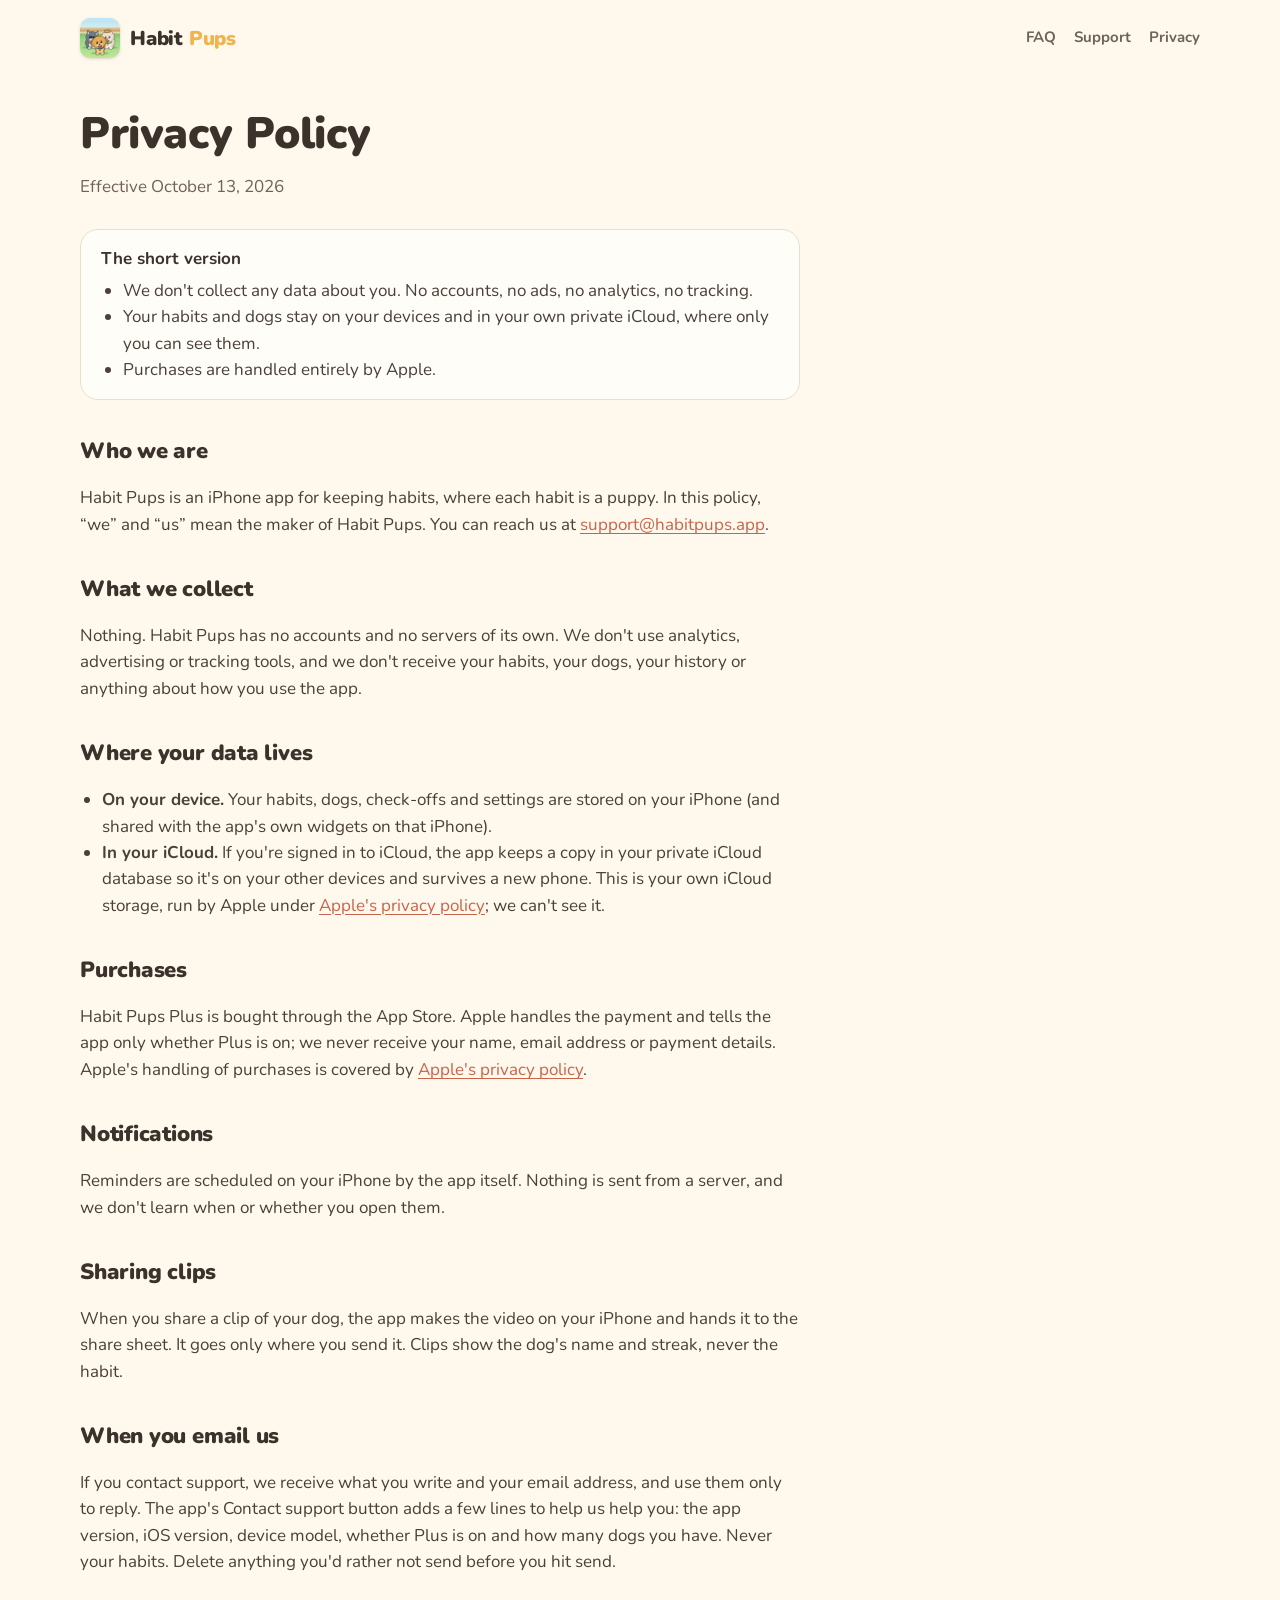
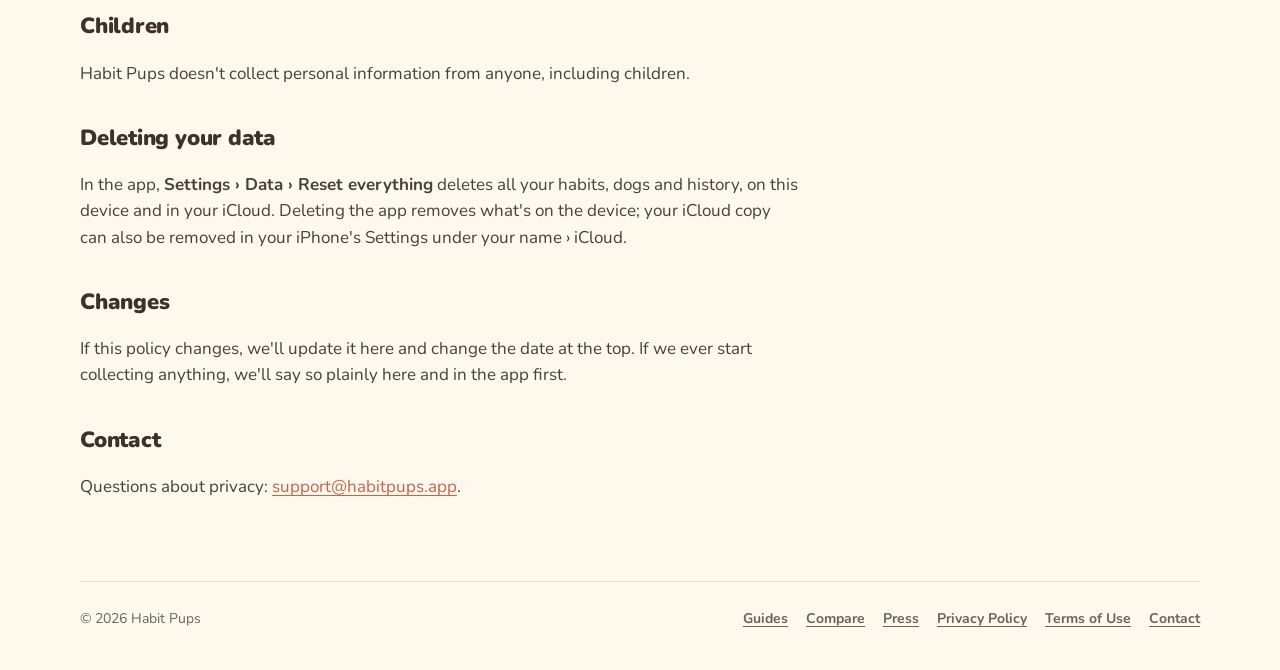
<file: privacy.html>
<!doctype html>
<html lang="en">
<head>
  <meta charset="utf-8">
  <meta name="viewport" content="width=device-width, initial-scale=1, viewport-fit=cover">
  <title>Habit Pups Privacy Policy</title>
  <meta name="description" content="Habit Pups collects nothing: your habits stay on your device and in your own iCloud.">
  <link rel="canonical" href="https://habitpups.app/privacy">
  <meta property="og:title" content="Habit Pups Privacy Policy">
  <meta property="og:image" content="https://habitpups.app/assets/og-image.jpg">
  <meta name="theme-color" content="#fff8ec">
  <link rel="icon" href="assets/favicon.png">
  <link rel="apple-touch-icon" href="assets/apple-touch-icon.png">
  <link rel="preconnect" href="https://fonts.googleapis.com">
  <link rel="preconnect" href="https://fonts.gstatic.com" crossorigin>
  <link rel="stylesheet" href="https://fonts.googleapis.com/css2?family=Nunito:wght@600;700;800;900&display=swap">
  <link rel="stylesheet" href="styles.css">
</head>
<body>
  <div class="wrap">
    <header class="top">
      <a class="brand" href="./">
        <img src="assets/apple-touch-icon.png" alt="">
        <span>Habit <b>Pups</b></span>
      </a>
      <nav aria-label="Site">
        <a href="./#faq">FAQ</a>
        <a href="./#support">Support</a>
        <a href="privacy.html" aria-current="page">Privacy</a>
      </nav>
    </header>

    <main class="doc">
      <h1>Privacy Policy</h1>
      <p class="meta">Effective October 13, 2026</p>

      <div class="summary">
        <strong>The short version</strong>
        <ul>
          <li>We don't collect any data about you. No accounts, no ads, no analytics, no tracking.</li>
          <li>Your habits and dogs stay on your devices and in your own private iCloud, where only you can see them.</li>
          <li>Purchases are handled entirely by Apple.</li>
        </ul>
      </div>

      <h2>Who we are</h2>
      <p>Habit Pups is an iPhone app for keeping habits, where each habit is a puppy. In this policy, “we” and “us” mean the maker of Habit Pups. You can reach us at <a href="mailto:support@habitpups.app">support@habitpups.app</a>.</p>

      <h2>What we collect</h2>
      <p>Nothing. Habit Pups has no accounts and no servers of its own. We don't use analytics, advertising or tracking tools, and we don't receive your habits, your dogs, your history or anything about how you use the app.</p>

      <h2>Where your data lives</h2>
      <ul>
        <li><strong>On your device.</strong> Your habits, dogs, check-offs and settings are stored on your iPhone (and shared with the app's own widgets on that iPhone).</li>
        <li><strong>In your iCloud.</strong> If you're signed in to iCloud, the app keeps a copy in your private iCloud database so it's on your other devices and survives a new phone. This is your own iCloud storage, run by Apple under <a href="https://www.apple.com/legal/privacy/">Apple's privacy policy</a>; we can't see it.</li>
      </ul>

      <h2>Purchases</h2>
      <p>Habit Pups Plus is bought through the App Store. Apple handles the payment and tells the app only whether Plus is on; we never receive your name, email address or payment details. Apple's handling of purchases is covered by <a href="https://www.apple.com/legal/privacy/">Apple's privacy policy</a>.</p>

      <h2>Notifications</h2>
      <p>Reminders are scheduled on your iPhone by the app itself. Nothing is sent from a server, and we don't learn when or whether you open them.</p>

      <h2>Sharing clips</h2>
      <p>When you share a clip of your dog, the app makes the video on your iPhone and hands it to the share sheet. It goes only where you send it. Clips show the dog's name and streak, never the habit.</p>

      <h2>When you email us</h2>
      <p>If you contact support, we receive what you write and your email address, and use them only to reply. The app's Contact support button adds a few lines to help us help you: the app version, iOS version, device model, whether Plus is on and how many dogs you have. Never your habits. Delete anything you'd rather not send before you hit send.</p>

      <h2>Children</h2>
      <p>Habit Pups doesn't collect personal information from anyone, including children.</p>

      <h2>Deleting your data</h2>
      <p>In the app, <strong>Settings › Data › Reset everything</strong> deletes all your habits, dogs and history, on this device and in your iCloud. Deleting the app removes what's on the device; your iCloud copy can also be removed in your iPhone's Settings under your name › iCloud.</p>

      <h2>Changes</h2>
      <p>If this policy changes, we'll update it here and change the date at the top. If we ever start collecting anything, we'll say so plainly here and in the app first.</p>

      <h2>Contact</h2>
      <p>Questions about privacy: <a href="mailto:support@habitpups.app">support@habitpups.app</a>.</p>
    </main>

    <footer>
      <span>© 2026 Habit Pups</span>
      <nav aria-label="More">
        <a href="guides/">Guides</a>
        <a href="compare/">Compare</a>
        <a href="press/">Press</a>
        <a href="privacy.html">Privacy Policy</a>
        <a href="https://www.apple.com/legal/internet-services/itunes/dev/stdeula/">Terms of Use</a>
        <a href="mailto:support@habitpups.app">Contact</a>
      </nav>
    </footer>
  </div>
</body>
</html>
</file>
<file: styles.css>
/* Habit Pups: the app's own colours and rounded type, on its cream paper. One light look,
   like the app, which keeps its own colours whatever the phone's set to. */
:root {
  color-scheme: light;
  --cream: #fff8ec;
  --paper: #fffdf8;
  --ink: #3b322c;
  --ink-soft: #6e6259;
  --line: #eadfcd;
  --coral: #e07a5f;
  --coral-deep: #c9634a;
  --sun: #f2b24c;
  --sky-top: #bfe6f5;
  --sky-bottom: #e8f6d8;
  --grass-far: #8fcb74;
  --grass-near: #b6e08c;
  --fence: #e2b67c;
  --fence-dark: #c99a5f;
  --round: ui-rounded, "SF Pro Rounded", "Nunito", system-ui, -apple-system, "Segoe UI", sans-serif;
  --radius: 22px;
}

* { box-sizing: border-box; }
html { -webkit-text-size-adjust: 100%; }
body {
  margin: 0;
  background: var(--cream);
  color: var(--ink);
  font: 17px/1.55 var(--round);
  padding-inline: 16px;
}
img { max-width: 100%; display: block; }
a { color: var(--coral-deep); text-underline-offset: 3px; }
a:hover { color: var(--coral); }
h1, h2, h3 { font-family: var(--round); margin: 0; text-wrap: balance; letter-spacing: -0.01em; }

.wrap { max-width: 1120px; margin: 0 auto; }

/* ---- Header -------------------------------------------------------------------------- */
.top {
  display: flex; align-items: center; justify-content: space-between; gap: 16px;
  padding-block: 18px;
}
.brand { display: flex; align-items: center; gap: 10px; text-decoration: none; color: var(--ink); }
.brand img { width: 40px; height: 40px; border-radius: 10px; box-shadow: 0 1px 3px rgba(59, 50, 44, 0.18); }
.brand span { font-weight: 900; font-size: 20px; letter-spacing: -0.01em; }
.brand b { color: var(--sun); font-weight: 900; -webkit-text-stroke: 0; }
.top nav { display: flex; gap: 18px; font-weight: 700; font-size: 15px; }
.top nav a { color: var(--ink-soft); text-decoration: none; }
.top nav a:hover { color: var(--ink); }

/* ---- Hero ------------------------------------------------------------------------------- */
.hero {
  display: grid;
  grid-template-columns: minmax(0, 0.9fr) minmax(0, 1.1fr);
  gap: 48px;
  align-items: start;
  padding-block: 28px 64px;
}
.hero-copy { display: grid; gap: 22px; align-content: start; padding-top: 12px; }
.hero-copy .logo { width: min(340px, 80%); }
.hero h1 { font-size: clamp(36px, 5.2vw, 58px); line-height: 1.04; font-weight: 900; }
.hero h1 em { font-style: normal; color: var(--coral); }
.lede { margin: 0; font-size: 19px; color: var(--ink-soft); max-width: 34ch; }
.cta-row { display: flex; flex-wrap: wrap; align-items: center; gap: 14px; }
.store {
  display: inline-flex; align-items: center; gap: 10px;
  background: var(--ink); color: #fff; text-decoration: none;
  padding: 11px 20px 11px 16px; border-radius: 14px; font-weight: 800;
}
.store svg { width: 22px; height: 22px; fill: currentColor; }
.store small { display: block; font-size: 11px; font-weight: 700; opacity: 0.75; letter-spacing: 0.02em; }
.store span { line-height: 1.15; }
.store[aria-disabled="true"] { cursor: default; }
.store:hover { color: #fff; }
.price-note { font-size: 14px; color: var(--ink-soft); }

/* ---- The pup studio --------------------------------------------------------------------- */
.studio {
  background: var(--paper);
  border: 1px solid var(--line);
  border-radius: 28px;
  box-shadow: 0 18px 40px -24px rgba(90, 60, 30, 0.45);
  overflow: hidden;
}
.yard {
  position: relative;
  height: clamp(300px, 38vw, 400px);
  background: var(--sky-bottom);
  overflow: hidden;
  cursor: pointer;
  touch-action: manipulation;
}
.yard canvas { position: absolute; inset: 0; width: 100%; height: 100%; }
.yard .tag {
  position: absolute; left: 14px; bottom: 12px;
  background: rgba(255, 248, 236, 0.92); color: var(--ink);
  font-size: 13px; font-weight: 800; padding: 5px 11px; border-radius: 999px;
  pointer-events: none;
}
.yard .hint {
  position: absolute; right: 14px; bottom: 12px;
  font-size: 12px; font-weight: 700; color: rgba(59, 50, 44, 0.6);
  pointer-events: none;
}

.controls { display: grid; gap: 16px; padding: 18px 18px 20px; }
.group { display: grid; gap: 8px; }
.group h3 {
  font-size: 12px; font-weight: 900; text-transform: uppercase; letter-spacing: 0.08em; color: var(--ink-soft);
}
.chips { display: flex; flex-wrap: wrap; align-items: flex-start; gap: 7px; }
.chip {
  font: inherit; font-size: 14px; font-weight: 800; color: var(--ink);
  background: #fff; border: 1.5px solid var(--line); border-radius: 999px;
  padding: 6px 13px; cursor: pointer;
  transition: transform 0.12s ease, background 0.12s ease, border-color 0.12s ease;
}
.chip:hover { border-color: #d9c8ad; }
.chip:active { transform: scale(0.96); }
.chip[aria-pressed="true"] { background: var(--coral); border-color: var(--coral); color: #fff; }
.chip.trick { background: #fff7e6; border-color: #f1d9a8; }
.chip.trick:hover { background: #ffefcc; }
/* Twelve tricks in two rows of six. On a phone the two rows scroll sideways. */
.chips.tricks { display: grid; grid-template-columns: repeat(6, auto); justify-content: space-between; gap: 7px 5px; }
.chips.tricks .chip { white-space: nowrap; font-size: 13px; padding: 6px 9px; }
.cta-row .store { min-width: 168px; }
.wear { display: grid; grid-template-columns: 1fr 1fr; gap: 10px 16px; align-items: start; }
.wear .slot { display: grid; gap: 5px; }
.wear .slot span { font-size: 12px; font-weight: 800; color: var(--ink-soft); }

.breeds {
  display: flex; gap: 8px; overflow-x: auto; padding-bottom: 4px;
  scroll-snap-type: x proximity; scrollbar-width: thin;
}
.breed {
  flex: 0 0 auto; scroll-snap-align: start;
  display: grid; justify-items: center; gap: 2px;
  width: 74px; padding: 6px 4px 5px;
  font: inherit; font-size: 11px; font-weight: 800; color: var(--ink-soft); line-height: 1.15;
  background: #fff; border: 1.5px solid var(--line); border-radius: 16px; cursor: pointer;
}
.breed canvas { width: 56px; height: 56px; }
.breed[aria-pressed="true"] { border-color: var(--coral); background: #fff1ea; color: var(--ink); }

/* ---- Sections ------------------------------------------------------------------------------ */
.section { padding-block: 56px; border-top: 1px solid var(--line); }
.section-head { display: grid; gap: 8px; margin-bottom: 28px; }
.section h2 { font-size: clamp(28px, 3.4vw, 38px); font-weight: 900; }
.section-head p { margin: 0; color: var(--ink-soft); max-width: 60ch; }

.points { display: grid; grid-template-columns: repeat(3, minmax(0, 1fr)); gap: 28px; }
.point { display: grid; gap: 6px; align-content: start; }
.point .icon {
  width: 44px; height: 44px; border-radius: 14px; display: grid; place-items: center;
  background: #fff1ea; color: var(--coral); margin-bottom: 4px;
}
.point .icon svg { width: 24px; height: 24px; fill: currentColor; }
.point h3 { font-size: 19px; font-weight: 900; }
.point p { margin: 0; color: var(--ink-soft); font-size: 16px; }

.faq { display: grid; gap: 10px; max-width: 780px; }
.faq details {
  background: var(--paper); border: 1px solid var(--line); border-radius: 18px;
  padding: 0 20px;
}
.faq summary {
  cursor: pointer; list-style: none; padding: 16px 28px 16px 0; position: relative;
  font-weight: 800; font-size: 17px;
}
.faq summary::-webkit-details-marker { display: none; }
.faq summary::after {
  content: "+"; position: absolute; right: 0; top: 50%; transform: translateY(-50%);
  font-size: 24px; font-weight: 600; color: var(--coral); line-height: 1;
}
.faq details[open] summary::after { content: "–"; }
.faq .answer { padding-bottom: 18px; color: var(--ink-soft); font-size: 16px; }
.faq .answer p { margin: 0 0 10px; }
.faq .answer p:last-child { margin-bottom: 0; }
.faq .answer ol, .faq .answer ul { margin: 0 0 10px; padding-left: 22px; }

.contact {
  margin-top: 28px; max-width: 780px;
  display: flex; flex-wrap: wrap; align-items: center; justify-content: space-between; gap: 14px;
  background: #fff1ea; border-radius: 18px; padding: 18px 20px;
}
.contact p { margin: 0; font-weight: 700; }
.contact a.mail {
  background: var(--coral); color: #fff; text-decoration: none; font-weight: 800;
  padding: 10px 18px; border-radius: 12px;
}
.contact a.mail:hover { background: var(--coral-deep); color: #fff; }

footer {
  border-top: 1px solid var(--line);
  padding-block: 26px 40px;
  display: flex; flex-wrap: wrap; gap: 10px 22px; align-items: center; justify-content: space-between;
  font-size: 14px; color: var(--ink-soft);
}
footer nav { display: flex; flex-wrap: wrap; gap: 8px 18px; }
footer a { color: var(--ink-soft); font-weight: 700; }

/* ---- Screenshot reel ------------------------------------------------------------------ */
.section-head.with-nav { display: flex; align-items: flex-end; justify-content: space-between; gap: 16px; }
.section-head.with-nav > div:first-child { display: grid; gap: 8px; }
.reel-nav { display: flex; gap: 8px; flex: none; }
.reel-btn {
  width: 44px; height: 44px; border-radius: 50%; display: grid; place-items: center;
  background: var(--paper); border: 1.5px solid var(--line); color: var(--ink); cursor: pointer;
  transition: background 0.12s ease, border-color 0.12s ease, opacity 0.12s ease;
}
.reel-btn svg { width: 20px; height: 20px; fill: none; stroke: currentColor; stroke-width: 2.4; stroke-linecap: round; stroke-linejoin: round; }
.reel-btn:hover:not(:disabled) { background: #fff1ea; border-color: var(--coral); color: var(--coral-deep); }
.reel-btn:disabled { opacity: 0.35; cursor: default; }
.reel {
  list-style: none; margin: 0 -16px; padding: 6px 16px 18px;
  display: grid; grid-auto-flow: column; grid-auto-columns: clamp(200px, 23%, 260px); gap: 18px;
  overflow-x: auto; scroll-snap-type: x mandatory; scroll-padding-inline: 16px;
  scrollbar-width: none; overscroll-behavior-x: contain;
}
.reel::-webkit-scrollbar { display: none; }
.reel:focus-visible { outline: 3px solid var(--coral); outline-offset: 4px; border-radius: 12px; }
.reel li { scroll-snap-align: start; }
.reel img {
  width: 100%; height: auto; border-radius: 22px; background: var(--cream);
  box-shadow: 0 14px 30px -18px rgba(90, 60, 30, 0.55), 0 0 0 1px rgba(90, 60, 30, 0.06);
}

/* ---- Widgets ------------------------------------------------------------------------------ */
.widgets h2 em { font-style: normal; color: var(--coral); }
.widget-grid { display: grid; grid-template-columns: minmax(0, 1fr) minmax(0, 1fr); gap: 22px; align-items: start; }
.widget-stack { display: grid; gap: 22px; }
.widget-card {
  margin: 0; display: grid; gap: 12px; align-content: start;
  background: linear-gradient(160deg, #6f6258, #2f2925); border-radius: 28px; padding: 18px;
  box-shadow: 0 18px 40px -26px rgba(59, 50, 44, 0.7);
}
.widget-card img { width: 100%; height: auto; filter: drop-shadow(0 8px 14px rgba(0, 0, 0, 0.28)); }
.widget-card figcaption { color: #f4ece2; font-size: 15px; line-height: 1.45; }
.widget-card figcaption strong { display: block; color: #fff; font-size: 17px; font-weight: 900; }
.widget-card.lock { grid-template-columns: auto 1fr; align-items: center; gap: 18px; }
.lock-tile {
  width: 132px; display: grid; justify-items: center; gap: 4px; padding: 14px 0 16px;
  border-radius: 22px; background: linear-gradient(180deg, #3d4a63, #1f2433);
}
.lock-time { color: rgba(255, 255, 255, 0.92); font-size: 38px; font-weight: 800; letter-spacing: -0.02em; line-height: 1; }
.lock-tile img { width: 76px; height: 76px; filter: none; }
.widget-how { margin: 22px 0 0; color: var(--ink-soft); }
.widget-how a { font-weight: 800; }

/* ---- Guides, compare and press pages ------------------------------------------------------ */
.eyebrow { margin: 0; font-size: 13px; font-weight: 900; letter-spacing: 0.1em; text-transform: uppercase; color: var(--coral-deep); }
.article h1 { font-size: clamp(32px, 4.4vw, 46px); line-height: 1.08; }
.article h3 { font-size: 18px; font-weight: 900; margin: 22px 0 6px; }
.article li { margin-bottom: 6px; }
.crumbs { font-size: 14px; color: var(--ink-soft); margin-bottom: 18px; display: flex; flex-wrap: wrap; gap: 6px; }
.crumbs a { color: var(--ink-soft); font-weight: 700; }
.answer-first {
  background: #fff1ea; border-radius: 18px; padding: 16px 20px; font-size: 18px; color: var(--ink) !important;
}
.shot { margin: 26px auto; max-width: 280px; display: grid; gap: 10px; text-align: center; }
.shot img { width: 100%; height: auto; border-radius: 22px; box-shadow: 0 14px 30px -18px rgba(90, 60, 30, 0.55); }
.shot figcaption, .widget-row figcaption { font-size: 14px; color: var(--ink-soft); }
.widget-row { display: grid; grid-template-columns: 1fr 1fr; gap: 18px; align-items: start; margin: 18px 0; }
.widget-row figure { margin: 0; display: grid; gap: 8px; }
.widget-row img { width: 100%; height: auto; }
.cta-card {
  margin-top: 40px; display: flex; flex-wrap: wrap; align-items: center; gap: 16px;
  background: var(--paper); border: 1px solid var(--line); border-radius: 22px; padding: 18px 20px;
}
.cta-card img { border-radius: 14px; box-shadow: 0 1px 3px rgba(59, 50, 44, 0.18); }
.cta-card div { flex: 1 1 220px; }
.cta-card p { margin: 2px 0 0; color: var(--ink-soft); }
.guide-list { list-style: none; padding: 0; margin: 0; display: grid; gap: 12px; }
.guide-list.cols { grid-template-columns: repeat(3, minmax(0, 1fr)); gap: 18px; }
.guide-list a {
  display: grid; gap: 6px; height: 100%; text-decoration: none; color: var(--ink);
  background: var(--paper); border: 1px solid var(--line); border-radius: 18px; padding: 18px 20px;
  transition: border-color 0.12s ease, transform 0.12s ease;
}
.guide-list a:hover { border-color: var(--coral); color: var(--ink); }
.guide-list strong { font-size: 18px; font-weight: 900; line-height: 1.25; }
.guide-list span { color: var(--ink-soft); font-size: 15px; }
.table-wrap { overflow-x: auto; margin: 22px 0 8px; border: 1px solid var(--line); border-radius: 18px; background: var(--paper); }
.table-wrap table { border-collapse: collapse; width: 100%; min-width: 640px; font-size: 15px; }
.table-wrap th, .table-wrap td { text-align: left; vertical-align: top; padding: 12px 14px; border-bottom: 1px solid var(--line); }
.table-wrap tbody tr:last-child > * { border-bottom: 0; }
.table-wrap thead th { font-weight: 900; background: #fff1ea; }
.table-wrap thead th:nth-child(2), .table-wrap td:nth-child(2) { background: rgba(224, 122, 95, 0.07); }
.table-wrap tbody th { font-weight: 800; color: var(--ink-soft); }
.fine { font-size: 13px; color: var(--ink-soft) !important; }
.pull { font-size: 22px; font-weight: 800; color: var(--ink) !important; line-height: 1.35; }
.facts { display: grid; grid-template-columns: max-content 1fr; gap: 10px 22px; margin: 0; }
.facts dt { font-weight: 900; }
.facts dd { margin: 0; color: #4a4038; }
.press-grid { list-style: none; padding: 0; display: grid; grid-template-columns: repeat(auto-fill, minmax(150px, 1fr)); gap: 16px; }
.press-grid a, .press-assets a { display: grid; gap: 6px; text-decoration: none; font-size: 14px; font-weight: 700; color: var(--ink-soft); }
.press-grid img { width: 100%; height: auto; border-radius: 14px; box-shadow: 0 8px 20px -14px rgba(90, 60, 30, 0.6); }
.press-assets { list-style: none; padding: 0; display: flex; flex-wrap: wrap; align-items: flex-end; gap: 28px; }
.press-assets img { border-radius: 24px; height: auto; }

/* ---- Policy page ----------------------------------------------------------------------- */
.doc { max-width: 720px; padding-block: 24px 64px; }
.doc h1 { font-size: clamp(32px, 4vw, 44px); font-weight: 900; margin-bottom: 6px; }
.doc .meta { color: var(--ink-soft); margin: 0 0 28px; }
.doc h2 { font-size: 22px; font-weight: 900; margin: 34px 0 10px; }
.doc p, .doc li { color: #4a4038; }
.doc ul { padding-left: 22px; }
.doc .summary { background: var(--paper); border: 1px solid var(--line); border-radius: 18px; padding: 16px 20px; }
.doc .summary ul { margin: 6px 0 0; }

/* ---- Small screens ----------------------------------------------------------------------- */
@media (max-width: 860px) {
  .hero { grid-template-columns: 1fr; gap: 24px; padding-block: 4px 48px; }
  /* The header carries the brand; the dog should be on the first screen. */
  .hero-copy .logo { display: none; }
  .hero-copy { gap: 16px; padding-top: 0; }
  .lede { font-size: 17px; }
  .controls { padding: 14px 14px 16px; gap: 14px; }
  .chip { font-size: 13px; padding: 5px 11px; }
  .hero-copy { text-align: left; }
  .points { grid-template-columns: 1fr; gap: 22px; }
  .reel { grid-auto-columns: 62%; gap: 14px; }
  .reel-nav { display: none; }
  .widget-grid { grid-template-columns: 1fr; }
  .chips.tricks {
    grid-template-columns: none; grid-template-rows: repeat(2, auto); grid-auto-flow: column;
    justify-content: start; overflow-x: auto; scrollbar-width: none; padding-bottom: 2px;
  }
  .chips.tricks::-webkit-scrollbar { display: none; }
  .cta-row .store { min-width: 0; flex: 1 1 0; padding: 10px 12px; gap: 8px; font-size: 15px; white-space: nowrap; }
  .cta-row .price-note { flex-basis: 100%; }
  .guide-list.cols { grid-template-columns: 1fr; }
  .widget-row { grid-template-columns: 1fr; }
  .facts { grid-template-columns: 1fr; gap: 2px; }
  .facts dd { margin-bottom: 10px; }
  .top nav { display: none; }
}
@media (prefers-reduced-motion: reduce) {
  .chip { transition: none; }
}
</file>
